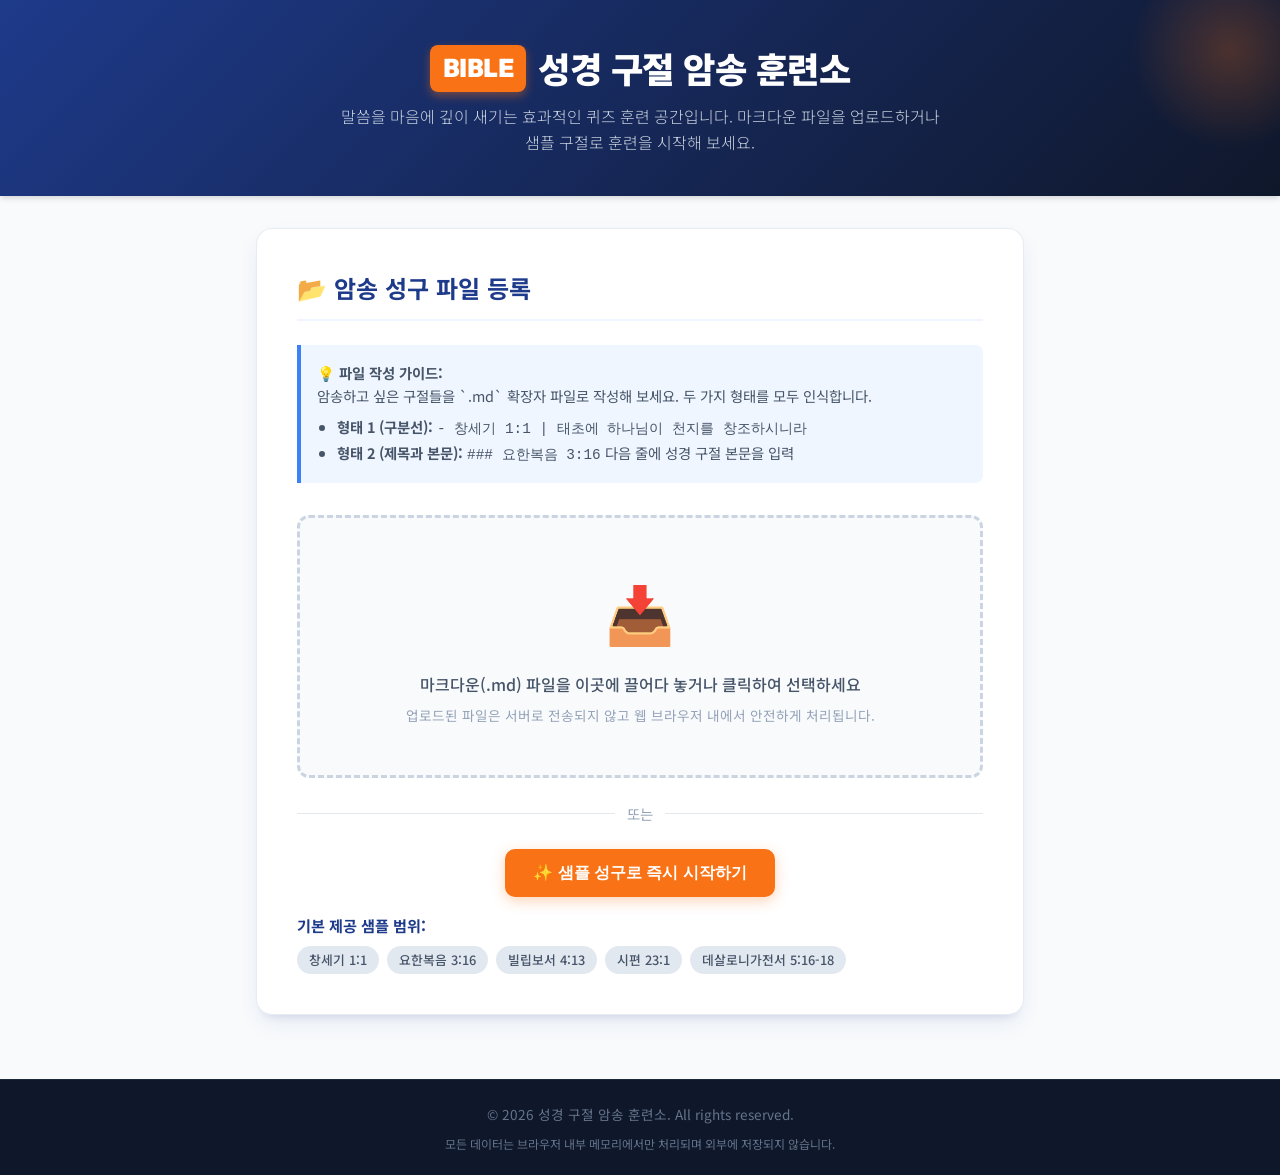
<file: index.html>
<!DOCTYPE html>
<html lang="ko">
<head>
  <meta charset="UTF-8">
  <meta name="viewport" content="width=device-width, initial-scale=1.0">
  <title>성경 구절 암송 훈련소 - Bible Word Quiz</title>
  <!-- Google Fonts에서 눈이 편안하고 가독성이 뛰어난 Noto Sans KR 폰트 로드 -->
  <link rel="preconnect" href="https://fonts.googleapis.com">
  <link rel="preconnect" href="https://fonts.gstatic.com" crossorigin>
  <link href="https://fonts.googleapis.com/css2?family=Noto+Sans+KR:wght@300;400;500;700;900&family=Outfit:wght@400;600;800&display=swap" rel="stylesheet">
  
  <style>
    /* ==========================================
       1. 디자인 시스템 & CSS 변수 정의 (블루 & 오렌지 & 화이트)
       ========================================== */
    :root {
      --primary-deep: #1e3a8a;      /* 신뢰감을 주는 딥 블루 (헤더, 강조) */
      --primary-blue: #3b82f6;      /* 활기찬 로열 블루 (주요 UI 버튼) */
      --primary-light: #eff6ff;     /* 연한 블루 (배경, 카드 배경) */
      --point-orange: #f97316;      /* 포인트 오렌지 (중요 액션, 포인트 피드백) */
      --point-orange-hover: #ea580c;/* 오렌지 호버 상태 */
      --success-green: #10b981;     /* 정답 확인용 초록색 */
      --error-red: #ef4444;         /* 오답 확인용 빨간색 */
      --bg-white: #ffffff;          /* 메인 카드 및 기본 백그라운드 */
      --bg-light: #f8fafc;          /* 전체 웹페이지 기본 연그레이 배경 */
      --text-main: #0f172a;         /* 가독성 높은 메인 텍스트 (어두운 슬레이트) */
      --text-sub: #475569;          /* 보조 설명용 텍스트 (중간 슬레이트) */
      --text-light: #94a3b8;        /* 비활성화 혹은 아주 연한 텍스트 */
      
      --font-ko: 'Noto Sans KR', sans-serif;
      --font-en: 'Outfit', sans-serif;
      
      --shadow-sm: 0 1px 3px rgba(0,0,0,0.1);
      --shadow-md: 0 4px 6px -1px rgba(0,0,0,0.1), 0 2px 4px -1px rgba(0,0,0,0.06);
      --shadow-lg: 0 10px 25px -5px rgba(30, 58, 138, 0.1), 0 8px 10px -6px rgba(30, 58, 138, 0.1);
      --transition-base: all 0.3s cubic-bezier(0.4, 0, 0.2, 1);
    }

    /* 리셋 및 기본 설정 */
    * {
      box-sizing: border-box;
      margin: 0;
      padding: 0;
    }

    body {
      font-family: var(--font-ko);
      background-color: var(--bg-light);
      color: var(--text-main);
      line-height: 1.6;
      word-break: keep-all;
      min-height: 100vh;
      display: flex;
      flex-direction: column;
    }

    /* 텍스트 드래그 시 포인트 오렌지 테마로 표시 */
    ::selection {
      background-color: var(--point-orange);
      color: white;
    }

    /* ==========================================
       2. 전체 레이아웃 (헤더, 메인, 푸터)
       ========================================== */
    header {
      background: linear-gradient(135deg, var(--primary-deep) 0%, #0f172a 100%);
      color: white;
      padding: 2.5rem 1rem;
      text-align: center;
      box-shadow: var(--shadow-md);
      position: relative;
      overflow: hidden;
    }

    /* 헤더의 장식용 그라디언트 배경 구체(Sphere) */
    header::before {
      content: '';
      position: absolute;
      top: -50px;
      right: -50px;
      width: 200px;
      height: 200px;
      border-radius: 50%;
      background: radial-gradient(circle, rgba(249, 115, 22, 0.25) 0%, rgba(249, 115, 22, 0) 70%);
      pointer-events: none;
    }

    header h1 {
      font-family: var(--font-ko);
      font-weight: 900;
      font-size: 2.2rem;
      letter-spacing: -0.5px;
      margin-bottom: 0.5rem;
      display: flex;
      align-items: center;
      justify-content: center;
      gap: 0.75rem;
    }

    header h1 span.logo-icon {
      font-family: var(--font-en);
      background: linear-gradient(135deg, var(--point-orange) 0%, #f97316 100%);
      color: white;
      padding: 0.2rem 0.8rem;
      border-radius: 8px;
      font-size: 1.6rem;
      box-shadow: 0 4px 10px rgba(249, 115, 22, 0.4);
    }

    header p {
      font-weight: 300;
      font-size: 1rem;
      color: #cbd5e1;
      max-width: 600px;
      margin: 0 auto;
    }

    main {
      flex: 1;
      max-width: 800px;
      width: 100%;
      margin: 0 auto;
      padding: 2rem 1rem;
    }

    footer {
      background-color: #0f172a;
      color: #64748b;
      text-align: center;
      padding: 1.5rem 1rem;
      font-size: 0.85rem;
      border-top: 1px solid #1e293b;
    }

    footer a {
      color: #94a3b8;
      text-decoration: none;
    }

    footer a:hover {
      color: var(--point-orange);
    }

    /* ==========================================
       3. 공통 컴포넌트 & 애니메이션
       ========================================== */
    .card {
      background-color: var(--bg-white);
      border-radius: 16px;
      box-shadow: var(--shadow-lg);
      padding: 2.5rem;
      margin-bottom: 2rem;
      border: 1px solid rgba(226, 232, 240, 0.8);
      transition: var(--transition-base);
      display: none; /* 기본 숨김 처리 후 JS로 제어 */
    }

    .card.active {
      display: block;
      animation: fadeInUp 0.5s ease forwards;
    }

    @keyframes fadeInUp {
      from {
        opacity: 0;
        transform: translateY(20px);
      }
      to {
        opacity: 1;
        transform: translateY(0);
      }
    }

    /* 타이틀 공통 스타일 */
    .section-title {
      font-size: 1.5rem;
      font-weight: 700;
      color: var(--primary-deep);
      margin-bottom: 1.5rem;
      display: flex;
      align-items: center;
      gap: 0.5rem;
      border-bottom: 2px solid var(--primary-light);
      padding-bottom: 0.75rem;
    }

    /* 버튼 스타일 */
    .btn {
      display: inline-flex;
      align-items: center;
      justify-content: center;
      gap: 0.5rem;
      padding: 0.85rem 1.75rem;
      font-size: 1rem;
      font-weight: 700;
      border-radius: 10px;
      border: none;
      cursor: pointer;
      transition: var(--transition-base);
      text-decoration: none;
    }

    .btn-primary {
      background-color: var(--primary-blue);
      color: white;
      box-shadow: 0 4px 14px rgba(59, 130, 246, 0.3);
    }

    .btn-primary:hover {
      background-color: var(--primary-deep);
      transform: translateY(-2px);
      box-shadow: 0 6px 20px rgba(30, 58, 138, 0.4);
    }

    .btn-orange {
      background-color: var(--point-orange);
      color: white;
      box-shadow: 0 4px 14px rgba(249, 115, 22, 0.3);
    }

    .btn-orange:hover {
      background-color: var(--point-orange-hover);
      transform: translateY(-2px);
      box-shadow: 0 6px 20px rgba(234, 88, 12, 0.4);
    }

    .btn-secondary {
      background-color: #f1f5f9;
      color: var(--text-sub);
      border: 1px solid #cbd5e1;
    }

    .btn-secondary:hover {
      background-color: #e2e8f0;
      color: var(--text-main);
    }

    .btn:disabled {
      background-color: #e2e8f0;
      color: var(--text-light);
      cursor: not-allowed;
      transform: none !important;
      box-shadow: none !important;
    }

    /* ==========================================
       4. 각 섹션별 세부 스타일
       ========================================== */

    /* 4-1. 파일 업로드 섹션 (#upload-section) */
    .drop-zone {
      border: 3px dashed #cbd5e1;
      border-radius: 12px;
      padding: 3rem 1.5rem;
      text-align: center;
      cursor: pointer;
      transition: var(--transition-base);
      background-color: var(--bg-light);
      margin-bottom: 1.5rem;
    }

    .drop-zone:hover, .drop-zone.dragover {
      border-color: var(--primary-blue);
      background-color: var(--primary-light);
    }

    .drop-zone-icon {
      font-size: 3.5rem;
      color: var(--primary-blue);
      margin-bottom: 1rem;
    }

    .drop-zone-text {
      font-weight: 500;
      color: var(--text-sub);
      margin-bottom: 0.5rem;
    }

    .drop-zone-hint {
      font-size: 0.85rem;
      color: var(--text-light);
    }

    .upload-info-box {
      background-color: var(--primary-light);
      border-left: 4px solid var(--primary-blue);
      padding: 1rem;
      border-radius: 0 8px 8px 0;
      margin-bottom: 2rem;
      font-size: 0.9rem;
      color: var(--text-sub);
    }

    .upload-info-box ul {
      margin-left: 1.25rem;
      margin-top: 0.5rem;
    }

    .or-divider {
      display: flex;
      align-items: center;
      text-align: center;
      margin: 1.5rem 0;
      color: var(--text-light);
      font-size: 0.9rem;
    }

    .or-divider::before, .or-divider::after {
      content: '';
      flex: 1;
      border-bottom: 1px solid #e2e8f0;
    }

    .or-divider:not(:empty)::before {
      margin-right: .75rem;
    }

    .or-divider:not(:empty)::after {
      margin-left: .75rem;
    }

    .sample-preview-container {
      margin-top: 1rem;
      text-align: left;
    }

    .sample-preview-title {
      font-weight: 700;
      font-size: 0.95rem;
      margin-bottom: 0.5rem;
      color: var(--primary-deep);
    }

    .sample-tag-list {
      display: flex;
      flex-wrap: wrap;
      gap: 0.5rem;
    }

    .sample-tag {
      background-color: #e2e8f0;
      color: var(--text-sub);
      padding: 0.25rem 0.75rem;
      border-radius: 20px;
      font-size: 0.8rem;
      font-weight: 500;
    }

    /* 4-2. 퀴즈 환경 설정 섹션 (#setup-section) */
    .setup-grid {
      display: flex;
      flex-direction: column;
      gap: 2rem;
    }

    .option-group-title {
      font-size: 1.1rem;
      font-weight: 700;
      color: var(--text-main);
      margin-bottom: 0.75rem;
      display: flex;
      align-items: center;
      gap: 0.4rem;
    }

    .bible-list-container {
      border: 1px solid #cbd5e1;
      border-radius: 8px;
      max-height: 180px;
      overflow-y: auto;
      padding: 0.5rem;
      background-color: var(--bg-light);
    }

    .bible-item {
      display: flex;
      align-items: flex-start;
      gap: 0.5rem;
      padding: 0.5rem;
      border-bottom: 1px solid #e2e8f0;
      font-size: 0.9rem;
    }

    .bible-item:last-child {
      border-bottom: none;
    }

    .bible-item input[type="checkbox"] {
      margin-top: 0.25rem;
      cursor: pointer;
    }

    .bible-item-content {
      cursor: pointer;
    }

    .bible-item-ref {
      font-weight: 700;
      color: var(--primary-deep);
      margin-right: 0.5rem;
    }

    .bible-item-text {
      color: var(--text-sub);
    }

    .mode-card-grid {
      display: grid;
      grid-template-columns: repeat(auto-fit, minmax(200px, 1fr));
      gap: 1rem;
    }

    .mode-card {
      border: 2px solid #e2e8f0;
      border-radius: 12px;
      padding: 1.25rem;
      cursor: pointer;
      transition: var(--transition-base);
      position: relative;
      background-color: var(--bg-white);
    }

    .mode-card:hover {
      border-color: var(--primary-blue);
      transform: translateY(-2px);
    }

    .mode-card.selected {
      border-color: var(--point-orange);
      background-color: #fffaf7;
    }

    .mode-card input[type="radio"] {
      position: absolute;
      top: 1rem;
      right: 1rem;
      accent-color: var(--point-orange);
    }

    .mode-card-title {
      font-weight: 700;
      font-size: 1.05rem;
      margin-bottom: 0.5rem;
      color: var(--primary-deep);
      padding-right: 1.5rem;
    }

    .mode-card-desc {
      font-size: 0.85rem;
      color: var(--text-sub);
    }

    .difficulty-select-container {
      display: flex;
      gap: 1rem;
    }

    .difficulty-btn {
      flex: 1;
      padding: 0.75rem;
      border: 2px solid #e2e8f0;
      background-color: var(--bg-white);
      border-radius: 8px;
      font-weight: 700;
      cursor: pointer;
      transition: var(--transition-base);
      text-align: center;
      color: var(--text-sub);
    }

    .difficulty-btn:hover {
      border-color: var(--primary-blue);
    }

    .difficulty-btn.selected {
      background-color: var(--primary-light);
      border-color: var(--primary-blue);
      color: var(--primary-deep);
    }

    .setup-actions {
      display: flex;
      justify-content: space-between;
      align-items: center;
      margin-top: 1rem;
    }

    /* 4-3. 퀴즈 플레이 섹션 (#quiz-section) */
    .quiz-progress-bar-container {
      background-color: #e2e8f0;
      height: 8px;
      border-radius: 4px;
      margin-bottom: 1.5rem;
      overflow: hidden;
    }

    .quiz-progress-bar {
      height: 100%;
      background: linear-gradient(90deg, var(--primary-blue) 0%, var(--point-orange) 100%);
      width: 0%;
      transition: width 0.3s ease;
    }

    .quiz-meta {
      display: flex;
      justify-content: space-between;
      align-items: center;
      font-size: 0.9rem;
      font-weight: 700;
      color: var(--text-sub);
      margin-bottom: 1.5rem;
    }

    .quiz-card {
      background: radial-gradient(circle at top left, var(--primary-light) 0%, #ffffff 100%);
      border: 1px solid rgba(59, 130, 246, 0.15);
      border-radius: 16px;
      padding: 2.5rem 2rem;
      text-align: center;
      margin-bottom: 2rem;
      box-shadow: var(--shadow-sm);
      min-height: 200px;
      display: flex;
      flex-direction: column;
      justify-content: center;
      align-items: center;
      position: relative;
    }

    .quiz-reference {
      font-size: 1.2rem;
      font-weight: 900;
      color: var(--primary-deep);
      background-color: var(--bg-white);
      padding: 0.4rem 1.2rem;
      border-radius: 30px;
      box-shadow: var(--shadow-sm);
      margin-bottom: 1.5rem;
      border: 1px solid #cbd5e1;
      display: inline-block;
    }

    /* 문제 문장 영역 - 텍스트 크기 확대하여 가독성 강화 */
    .quiz-text-display {
      font-size: 1.45rem;
      font-weight: 700;
      color: var(--text-main);
      line-height: 2;
      width: 100%;
      word-wrap: break-word;
    }

    /* 빈칸 채우기 입력 필드 */
    .blank-input {
      font-family: var(--font-ko);
      font-size: 1.35rem;
      font-weight: 700;
      border: none;
      border-bottom: 3px solid var(--point-orange);
      background-color: transparent;
      color: var(--point-orange-hover);
      text-align: center;
      padding: 0 0.25rem;
      margin: 0 0.4rem;
      outline: none;
      transition: var(--transition-base);
    }

    .blank-input:focus {
      border-bottom-color: var(--primary-blue);
      background-color: rgba(59, 130, 246, 0.05);
    }

    /* 단어 순서 맞추기 - 선택된 구절 칸 */
    .word-slots-container {
      display: flex;
      flex-wrap: wrap;
      justify-content: center;
      gap: 0.5rem 0.75rem;
      min-height: 60px;
      border: 2px dashed #cbd5e1;
      border-radius: 12px;
      padding: 0.75rem;
      background-color: var(--bg-light);
      width: 100%;
      margin-top: 1rem;
    }

    /* 순서 맞추기용 단어 칩 */
    .word-chip {
      background-color: var(--bg-white);
      color: var(--text-main);
      border: 1px solid #cbd5e1;
      border-radius: 8px;
      padding: 0.5rem 1rem;
      font-size: 1.1rem;
      font-weight: 500;
      cursor: pointer;
      transition: var(--transition-base);
      box-shadow: var(--shadow-sm);
      user-select: none;
      display: inline-flex;
      align-items: center;
    }

    .word-chip:hover {
      border-color: var(--primary-blue);
      background-color: var(--primary-light);
      transform: translateY(-1px);
    }

    .word-chip.selected {
      opacity: 0.4;
      cursor: default;
      pointer-events: none;
      background-color: #f1f5f9;
    }

    /* 단어 보관소 (선택 대기 칩셋) */
    .word-options-container {
      display: flex;
      flex-wrap: wrap;
      justify-content: center;
      gap: 0.5rem;
      width: 100%;
      margin-top: 1.5rem;
      border-top: 1px solid #e2e8f0;
      padding-top: 1.5rem;
    }

    /* 초성 퀴즈용 전체 입력 폼 */
    .consonant-input-container {
      width: 100%;
      margin-top: 1.5rem;
    }

    .consonant-input {
      width: 100%;
      padding: 1rem;
      font-size: 1.25rem;
      border: 2px solid #cbd5e1;
      border-radius: 10px;
      outline: none;
      text-align: center;
      font-family: var(--font-ko);
      font-weight: 500;
      transition: var(--transition-base);
    }

    .consonant-input:focus {
      border-color: var(--primary-blue);
      box-shadow: 0 0 0 4px rgba(59, 130, 246, 0.1);
    }

    /* 정/오답 판정 모달/레이어 */
    .feedback-overlay {
      position: absolute;
      top: 0;
      left: 0;
      right: 0;
      bottom: 0;
      border-radius: 16px;
      display: flex;
      flex-direction: column;
      justify-content: center;
      align-items: center;
      z-index: 10;
      opacity: 0;
      pointer-events: none;
      transition: opacity 0.3s ease;
    }

    .feedback-overlay.show {
      opacity: 1;
      pointer-events: auto;
    }

    .feedback-overlay.correct {
      background-color: rgba(239, 246, 255, 0.95); /* 연한 블루-화이트 */
      border: 3px solid var(--success-green);
    }

    .feedback-overlay.incorrect {
      background-color: rgba(255, 247, 237, 0.95); /* 연한 오렌지-화이트 */
      border: 3px solid var(--point-orange);
    }

    .feedback-icon {
      font-size: 4rem;
      margin-bottom: 1rem;
      animation: pop 0.4s cubic-bezier(0.175, 0.885, 0.32, 1.275) forwards;
    }

    .feedback-title {
      font-size: 1.75rem;
      font-weight: 900;
      margin-bottom: 0.5rem;
    }

    .feedback-overlay.correct .feedback-title { color: var(--success-green); }
    .feedback-overlay.incorrect .feedback-title { color: var(--point-orange-hover); }

    .feedback-desc {
      font-size: 1.05rem;
      color: var(--text-sub);
      text-align: center;
      padding: 0 2rem;
      margin-bottom: 1.5rem;
      line-height: 1.5;
    }

    .feedback-desc strong {
      color: var(--text-main);
      display: block;
      font-size: 1.2rem;
      margin-top: 0.5rem;
    }

    @keyframes pop {
      0% { transform: scale(0.5); opacity: 0; }
      100% { transform: scale(1); opacity: 1; }
    }

    /* 컨트롤 조작부 */
    .quiz-controls {
      display: flex;
      gap: 1rem;
      justify-content: center;
      flex-wrap: wrap;
    }

    .hint-box {
      background-color: #fffbeb;
      border: 1px solid #fde68a;
      border-radius: 8px;
      padding: 0.75rem 1rem;
      color: #b45309;
      font-size: 0.9rem;
      margin-top: 1rem;
      text-align: left;
      width: 100%;
      display: none;
    }

    .hint-box.show {
      display: block;
      animation: fadeInUp 0.3s ease;
    }

    /* 4-4. 결과 요약 섹션 (#result-section) */
    .result-score-card {
      text-align: center;
      background: linear-gradient(135deg, var(--primary-deep) 0%, #1e40af 100%);
      color: white;
      border-radius: 16px;
      padding: 2.5rem 1.5rem;
      margin-bottom: 2rem;
      box-shadow: var(--shadow-lg);
    }

    .result-score-title {
      font-size: 1.1rem;
      font-weight: 500;
      color: #93c5fd;
      text-transform: uppercase;
      letter-spacing: 1.5px;
      margin-bottom: 0.5rem;
    }

    .result-score-value {
      font-family: var(--font-en);
      font-size: 4.5rem;
      font-weight: 800;
      line-height: 1;
      margin-bottom: 1rem;
    }

    .result-score-value span {
      font-size: 2rem;
      font-weight: 400;
      color: #93c5fd;
    }

    .result-comment {
      font-size: 1.1rem;
      font-weight: 500;
      color: #f8fafc;
    }

    .result-stats-row {
      display: grid;
      grid-template-columns: 1fr 1fr;
      gap: 1rem;
      margin-bottom: 2rem;
    }

    .stat-box {
      background-color: var(--primary-light);
      border: 1px solid rgba(59, 130, 246, 0.1);
      border-radius: 10px;
      padding: 1rem;
      text-align: center;
    }

    .stat-val {
      font-size: 1.5rem;
      font-weight: 700;
      color: var(--primary-deep);
    }

    .stat-lbl {
      font-size: 0.8rem;
      color: var(--text-sub);
      margin-top: 0.25rem;
    }

    /* 오답 노트 영역 */
    .wrong-list-title {
      font-size: 1.2rem;
      font-weight: 700;
      color: var(--point-orange-hover);
      margin-bottom: 1rem;
      display: flex;
      align-items: center;
      gap: 0.4rem;
    }

    .wrong-list {
      display: flex;
      flex-direction: column;
      gap: 1rem;
      margin-bottom: 2.5rem;
    }

    .wrong-item {
      border: 1px solid #fee2e2;
      background-color: #fff5f5;
      border-radius: 10px;
      padding: 1rem 1.25rem;
    }

    .wrong-item-ref {
      font-weight: 700;
      color: var(--error-red);
      font-size: 0.95rem;
      margin-bottom: 0.25rem;
    }

    .wrong-item-text {
      font-size: 0.95rem;
      color: var(--text-main);
    }

    .wrong-item-user {
      font-size: 0.85rem;
      color: var(--text-sub);
      margin-top: 0.5rem;
      border-top: 1px dashed #fecaca;
      padding-top: 0.5rem;
    }

    .result-actions {
      display: flex;
      gap: 1rem;
      justify-content: center;
      flex-wrap: wrap;
    }

    /* 4-5. 안내 및 유틸리티 */
    .alert-banner {
      background-color: #fff7ed;
      border: 1px solid #ffedd5;
      color: #c2410c;
      padding: 0.75rem 1rem;
      border-radius: 8px;
      font-size: 0.9rem;
      margin-bottom: 1.5rem;
      display: flex;
      align-items: center;
      gap: 0.5rem;
    }

    .hidden {
      display: none !important;
    }

    /* 모바일 반응형 대응 */
    @media (max-width: 600px) {
      header h1 {
        font-size: 1.75rem;
      }
      header h1 span.logo-icon {
        font-size: 1.3rem;
      }
      .card {
        padding: 1.5rem 1rem;
      }
      .quiz-card {
        padding: 1.5rem 1rem;
      }
      .quiz-text-display {
        font-size: 1.2rem;
      }
      .blank-input {
        font-size: 1.1rem;
      }
      .word-chip {
        font-size: 0.95rem;
        padding: 0.4rem 0.75rem;
      }
      .result-score-value {
        font-size: 3.5rem;
      }
    }
  </style>
</head>
<body>

  <!-- 헤더 영역: 신뢰감 있는 딥 블루 테마 및 포인트 오렌지 로고 -->
  <header>
    <h1><span class="logo-icon">BIBLE</span> 성경 구절 암송 훈련소</h1>
    <p>말씀을 마음에 깊이 새기는 효과적인 퀴즈 훈련 공간입니다. 마크다운 파일을 업로드하거나 샘플 구절로 훈련을 시작해 보세요.</p>
  </header>

  <!-- 메인 콘텐츠 영역 -->
  <main>

    <!-- [1단계] 파일 업로드 / 샘플 시작 섹션 -->
    <section id="upload-section" class="card active">
      <h2 class="section-title">📂 암송 성구 파일 등록</h2>
      
      <!-- 마크다운 가이드 배너 -->
      <div class="upload-info-box">
        <strong>💡 파일 작성 가이드:</strong>
        <p>암송하고 싶은 구절들을 `.md` 확장자 파일로 작성해 보세요. 두 가지 형태를 모두 인식합니다.</p>
        <ul>
          <li><strong>형태 1 (구분선):</strong> <code>- 창세기 1:1 | 태초에 하나님이 천지를 창조하시니라</code></li>
          <li><strong>형태 2 (제목과 본문):</strong> <code>### 요한복음 3:16</code> 다음 줄에 성경 구절 본문을 입력</li>
        </ul>
      </div>

      <!-- 드래그 앤 드롭 영역 -->
      <div id="drop-zone" class="drop-zone">
        <div class="drop-zone-icon">📥</div>
        <p class="drop-zone-text">마크다운(.md) 파일을 이곳에 끌어다 놓거나 클릭하여 선택하세요</p>
        <p class="drop-zone-hint">업로드된 파일은 서버로 전송되지 않고 웹 브라우저 내에서 안전하게 처리됩니다.</p>
        <!-- 실제 파일 인풋 (숨김) -->
        <input type="file" id="file-input" accept=".md" class="hidden">
      </div>

      <div class="or-divider">또는</div>

      <!-- 샘플로 시작하기 영역 -->
      <div style="text-align: center;">
        <button id="btn-use-sample" class="btn btn-orange">
          ✨ 샘플 성구로 즉시 시작하기
        </button>
      </div>

      <!-- 샘플 구성 미리보기 -->
      <div class="sample-preview-container">
        <p class="sample-preview-title">기본 제공 샘플 범위:</p>
        <div class="sample-tag-list">
          <span class="sample-tag">창세기 1:1</span>
          <span class="sample-tag">요한복음 3:16</span>
          <span class="sample-tag">빌립보서 4:13</span>
          <span class="sample-tag">시편 23:1</span>
          <span class="sample-tag">데살로니가전서 5:16-18</span>
        </div>
      </div>
    </section>

    <!-- [2단계] 퀴즈 범위 확인 및 세부 설정 섹션 -->
    <section id="setup-section" class="card">
      <h2 class="section-title">⚙️ 암송 훈련 설정</h2>

      <div class="setup-grid">
        <!-- 대상 구절 리스트 선택 -->
        <div>
          <div class="option-group-title">
            <span>📖</span> 훈련할 구절 선택 (<span id="selected-count">0</span> / <span id="total-count">0</span>)
          </div>
          <div style="margin-bottom: 0.5rem; display: flex; gap: 0.5rem;">
            <button id="btn-select-all" class="btn btn-secondary" style="padding: 0.3rem 0.75rem; font-size: 0.85rem;">전체 선택</button>
            <button id="btn-deselect-all" class="btn btn-secondary" style="padding: 0.3rem 0.75rem; font-size: 0.85rem;">선택 해제</button>
          </div>
          <div id="bible-list" class="bible-list-container">
            <!-- JS 동적 생성 영역 -->
          </div>
        </div>

        <!-- 퀴즈 훈련 모드 선택 -->
        <div>
          <div class="option-group-title">
            <span>🎯</span> 훈련 모드 선택
          </div>
          <div class="mode-card-grid">
            <!-- 빈칸 채우기 모드 -->
            <label class="mode-card selected">
              <input type="radio" name="quiz-mode" value="blank" checked>
              <div class="mode-card-title">빈칸 채우기</div>
              <div class="mode-card-desc">성구 중 주요 단어를 빈칸으로 만들어 직접 입력하거나 선택합니다.</div>
            </label>
            <!-- 단어 조각 맞추기 모드 -->
            <label class="mode-card">
              <input type="radio" name="quiz-mode" value="order">
              <div class="mode-card-title">순서 맞추기</div>
              <div class="mode-card-desc">무작위로 뒤섞인 단어 칩들을 순서대로 골라 원문을 조립합니다.</div>
            </label>
            <!-- 초성 암송 모드 -->
            <label class="mode-card">
              <input type="radio" name="quiz-mode" value="consonant">
              <div class="mode-card-title">초성 퀴즈</div>
              <div class="mode-card-desc">문장 전체가 자음(초성) 힌트로만 제공되며, 전체를 완전히 암송하여 작성합니다.</div>
            </label>
          </div>
        </div>

        <!-- 난이도 설정 (빈칸 채우기 모드 등에 유기적으로 반영) -->
        <div id="difficulty-wrapper">
          <div class="option-group-title">
            <span>⚡</span> 훈련 난이도
          </div>
          <div class="difficulty-select-container">
            <button type="button" class="difficulty-btn" data-level="easy">쉬움 (20% 빈칸)</button>
            <button type="button" class="difficulty-btn selected" data-level="normal">보통 (50% 빈칸)</button>
            <button type="button" class="difficulty-btn" data-level="hard">어려움 (80% 빈칸)</button>
          </div>
        </div>

        <!-- 액션 버튼 -->
        <div class="setup-actions">
          <button id="btn-back-to-upload" class="btn btn-secondary">
            ↩️ 파일 다시 올리기
          </button>
          <button id="btn-start-quiz" class="btn btn-orange">
            🚀 암송 훈련 시작
          </button>
        </div>
      </div>
    </section>

    <!-- [3단계] 퀴즈 플레이 섹션 -->
    <section id="quiz-section" class="card">
      <!-- 퀴즈 헤더 정보 및 프로그레스 바 -->
      <div class="quiz-progress-bar-container">
        <div id="quiz-progress" class="quiz-progress-bar"></div>
      </div>
      <div class="quiz-meta">
        <div id="quiz-question-number">훈련 중: 1 / 5</div>
        <div id="quiz-score-info">맞춘 성구: 0</div>
      </div>

      <!-- 문제 메인 카드 영역 -->
      <div class="quiz-card">
        <!-- 정답 / 오답 발생 시 활성화되는 피드백 레이어 -->
        <div id="feedback-layer" class="feedback-overlay">
          <div id="feedback-icon" class="feedback-icon">🎉</div>
          <div id="feedback-title" class="feedback-title">정답입니다!</div>
          <div id="feedback-desc" class="feedback-desc">
            요한복음 3:16
            <strong>하나님이 세상을 이처럼 사랑하사...</strong>
          </div>
          <button id="btn-next-question" class="btn btn-primary">다음 문제로 ➡️</button>
        </div>

        <!-- 성경 출처 (장/절) -->
        <div id="quiz-ref" class="quiz-reference">요한복음 3:16</div>
        
        <!-- 동적으로 바뀔 성경 구절 디스플레이 영역 -->
        <div id="quiz-display" class="quiz-text-display">
          <!-- 모드에 따른 HTML 컨텐츠가 여기에 세팅됨 -->
        </div>

        <!-- 힌트 상자 -->
        <div id="hint-box" class="hint-box"></div>
      </div>

      <!-- 정답 입력을 제출하거나 힌트를 쓰는 제어 판넬 -->
      <div class="quiz-controls">
        <button id="btn-show-hint" class="btn btn-secondary">
          💡 힌트 보기
        </button>
        <button id="btn-skip-question" class="btn btn-secondary">
          ⏩ 통과하기
        </button>
        <button id="btn-submit-answer" class="btn btn-orange">
          ✔️ 정답 확인
        </button>
      </div>
    </section>

    <!-- [4단계] 최종 결과 섹션 -->
    <section id="result-section" class="card">
      <div class="result-score-card">
        <div class="result-score-title">암송 훈련 결과</div>
        <div id="result-score" class="result-score-value">80<span>%</span></div>
        <div id="result-comment" class="result-comment">훌륭합니다! 주님의 말씀을 훌륭히 새겨넣으셨습니다.</div>
      </div>

      <!-- 상세 통계 수치 -->
      <div class="result-stats-row">
        <div class="stat-box">
          <div id="stat-total" class="stat-val">5</div>
          <div class="stat-lbl">전체 도전 성구</div>
        </div>
        <div class="stat-box">
          <div id="stat-correct" class="stat-val" style="color: var(--success-green);">4</div>
          <div class="stat-lbl">암송 성공</div>
        </div>
      </div>

      <!-- 오답 리스트 (틀린 구절 모음) -->
      <div id="wrong-container" class="hidden">
        <h3 class="wrong-list-title">🚨 복습이 필요한 성구</h3>
        <div id="wrong-list" class="wrong-list">
          <!-- 오답 리스트 동적 추가 -->
        </div>
      </div>

      <!-- 하단 제어 액션 -->
      <div class="result-actions">
        <button id="btn-retry-wrong" class="btn btn-orange hidden">
          🔁 틀린 구절만 재도전
        </button>
        <button id="btn-restart-all" class="btn btn-primary">
          🔄 전체 재도전
        </button>
        <button id="btn-go-home" class="btn btn-secondary">
          🏠 처음 화면으로
        </button>
      </div>
    </section>

  </main>

  <!-- 푸터 영역 -->
  <footer>
    <p>© 2026 성경 구절 암송 훈련소. All rights reserved.</p>
    <p style="margin-top: 0.5rem; font-size: 0.75rem;">모든 데이터는 브라우저 내부 메모리에서만 처리되며 외부에 저장되지 않습니다.</p>
  </footer>

  <!-- ==========================================
       5. JavaScript 코어 로직 개발
       ========================================== -->
  <script>
    /* ----------------------------------------------------
       가. 기본 데이터 정의 및 전역 애플리케이션 상태 변수
       ---------------------------------------------------- */
    
    // 사용자가 별도의 파일을 올리지 않을 경우 사용하는 기본 샘플 성구 목록
    const DEFAULT_SAMPLES = [
      {
        ref: "창세기 1:1",
        text: "태초에 하나님이 천지를 창조하시니라"
      },
      {
        ref: "요한복음 3:16",
        text: "하나님이 세상을 이처럼 사랑하사 독생자를 주셨으니 이는 그를 믿는 자마다 멸망하지 않고 영생을 얻게 하려 하심이라"
      },
      {
        ref: "빌립보서 4:13",
        text: "내게 능력 주시는 자 안에서 내가 모든 것을 할 수 있느니라"
      },
      {
        ref: "시편 23:1",
        text: "여호와는 나의 목자시니 내게 부족함이 없으리로다"
      },
      {
        ref: "데살로니가전서 5:16-18",
        text: "항상 기뻐하라 쉬지 말고 기도하라 범사에 감사하라 이것이 그리스도 예수 안에서 너희를 향하신 하나님의 뜻이니라"
      }
    ];

    // 전체 어플리케이션 상태 관리 객체
    const state = {
      bibleData: [],           // 파싱 완료되어 로드된 전체 성구 리스트 [{ref, text}]
      selectedIndices: [],     // 설정 화면에서 체크 선택된 구절 인덱스 목록
      quizMode: "blank",       // 퀴즈 모드: 'blank' | 'order' | 'consonant'
      difficulty: "normal",    // 난이도: 'easy' | 'normal' | 'hard'
      
      // 퀴즈 진행 중 상태 변수
      quizList: [],            // 이번 세션에서 실제로 풀 문제 목록 (섞인 상태)
      currentIndex: 0,         // 현재 진행 중인 문제 번호 (0-indexed)
      correctCount: 0,         // 맞춘 개수
      wrongList: [],           // 틀린 문제 정보 목록 [{ ref, text, userAnswers: [], mode: '' }]
      
      // 순서 맞추기(order) 모드용 상태
      orderSelectedWords: [],  // 사용자가 임의로 올바르게 배열하려 클릭해 들어간 단어 목록
      orderRemainingWords: []  // 아직 아래 단어 창고에 남아있는 칩 목록
    };

    /* ----------------------------------------------------
       나. DOM 요소 캐싱
       ---------------------------------------------------- */
    const sections = {
      upload: document.getElementById("upload-section"),
      setup: document.getElementById("setup-section"),
      quiz: document.getElementById("quiz-section"),
      result: document.getElementById("result-section")
    };

    // 업로드 페이지 엘리먼트
    const dropZone = document.getElementById("drop-zone");
    const fileInput = document.getElementById("file-input");
    const btnUseSample = document.getElementById("btn-use-sample");

    // 설정 페이지 엘리먼트
    const bibleListContainer = document.getElementById("bible-list");
    const selectedCountSpan = document.getElementById("selected-count");
    const totalCountSpan = document.getElementById("total-count");
    const btnSelectAll = document.getElementById("btn-select-all");
    const btnDeselectAll = document.getElementById("btn-deselect-all");
    const btnBackToUpload = document.getElementById("btn-back-to-upload");
    const btnStartQuiz = document.getElementById("btn-start-quiz");
    const difficultyWrapper = document.getElementById("difficulty-wrapper");

    // 퀴즈 플레이 페이지 엘리먼트
    const quizProgressBar = document.getElementById("quiz-progress");
    const quizQuestionNumber = document.getElementById("quiz-question-number");
    const quizScoreInfo = document.getElementById("quiz-score-info");
    const quizRef = document.getElementById("quiz-ref");
    const quizDisplay = document.getElementById("quiz-display");
    const hintBox = document.getElementById("hint-box");
    const feedbackLayer = document.getElementById("feedback-layer");
    const feedbackIcon = document.getElementById("feedback-icon");
    const feedbackTitle = document.getElementById("feedback-title");
    const feedbackDesc = document.getElementById("feedback-desc");
    
    const btnShowHint = document.getElementById("btn-show-hint");
    const btnSkipQuestion = document.getElementById("btn-skip-question");
    const btnSubmitAnswer = document.getElementById("btn-submit-answer");
    const btnNextQuestion = document.getElementById("btn-next-question");

    // 결과 페이지 엘리먼트
    const resultScore = document.getElementById("result-score");
    const resultComment = document.getElementById("result-comment");
    const statTotal = document.getElementById("stat-total");
    const statCorrect = document.getElementById("stat-correct");
    const wrongContainer = document.getElementById("wrong-container");
    const wrongList = document.getElementById("wrong-list");
    
    const btnRetryWrong = document.getElementById("btn-retry-wrong");
    const btnRestartAll = document.getElementById("btn-restart-all");
    const btnGoHome = document.getElementById("btn-go-home");

    /* ----------------------------------------------------
       다. 네비게이션 & 화면 전환 함수
       ---------------------------------------------------- */
    function showSection(sectionKey) {
      Object.keys(sections).forEach(key => {
        if (key === sectionKey) {
          sections[key].classList.add("active");
        } else {
          sections[key].classList.remove("active");
        }
      });
      // 각 섹션 전환 시 화면 맨 위로 스크롤
      window.scrollTo({ top: 0, behavior: 'smooth' });
    }

    /* ----------------------------------------------------
       라. 한글 유틸리티 함수 (초성 추출 등)
       ---------------------------------------------------- */
    
    // 한글 음절을 한 글자씩 초성으로 분리하는 함수
    function getKoreanConsonant(char) {
      const charCode = char.charCodeAt(0);
      
      // 한글 유니코드 범위 (가: 0xAC00 ~ 힣: 0xD7A3)
      if (charCode >= 0xac00 && charCode <= 0xd7a3) {
        // 초성 인덱스 공식
        const unicodeOffset = charCode - 0xac00;
        const consonantIndex = Math.floor(unicodeOffset / 28 / 21);
        
        // 한글 초성 배열
        const consonants = [
          'ㄱ', 'ㄲ', 'ㄴ', 'ㄷ', 'ㄸ', 'ㄹ', 'ㅁ', 'ㅂ', 'ㅃ',
          'ㅅ', 'ㅆ', 'ㅇ', 'ㅈ', 'ㅉ', 'ㅊ', 'ㅋ', 'ㅌ', 'ㅍ', 'ㅎ'
        ];
        return consonants[consonantIndex];
      }
      // 한글이 아니면 그대로 반환
      return char;
    }

    // 텍스트 전체를 한글 초성 문장으로 변환하는 함수 (띄어쓰기 및 특수기호 유지)
    function convertToConsonantString(text) {
      return text.split('').map(getKoreanConsonant).join('');
    }

    // 배열 셔플 알고리즘 (Fisher-Yates Shuffle)
    function shuffleArray(array) {
      const copy = [...array];
      for (let i = copy.length - 1; i > 0; i--) {
        const j = Math.floor(Math.random() * (i + 1));
        [copy[i], copy[j]] = [copy[j], copy[i]];
      }
      return copy;
    }

    // 문자열에서 문장부호를 제거하는 정규식 함수 (비교 용도)
    function cleanTextForCompare(text) {
      return text.replace(/[.,\/#!$%\^&\*;:{}=\-_`~()?\s]/g, "");
    }

    /* ----------------------------------------------------
       마. 마크다운(.md) 파일 파서 로직
       ---------------------------------------------------- */
    function parseMarkdownText(markdown) {
      const lines = markdown.split(/\r?\n/);
      const parsedItems = [];
      
      let currentRef = "";
      let currentText = "";
      
      // 줄 단위로 파싱 진행
      for (let i = 0; i < lines.length; i++) {
        const line = lines[i].trim();
        if (!line) continue;

        // 형태 1: `- 장절 | 성경 본문` 또는 `* 장절 - 성경 본문` 검사
        // 둥근 불릿 형태 기호 검출 (- 또는 *)
        if (line.startsWith("- ") || line.startsWith("* ")) {
          const content = line.substring(2).trim();
          
          // 구분자 | 또는 - 가 있는지 파악
          let splitChar = "";
          if (content.includes("|")) {
            splitChar = "|";
          } else if (content.includes("-")) {
            splitChar = "-";
          }
          
          if (splitChar) {
            const parts = content.split(splitChar);
            const refCandidate = parts[0].trim();
            const textCandidate = parts.slice(1).join(splitChar).trim();
            if (refCandidate && textCandidate) {
              parsedItems.push({ ref: refCandidate, text: textCandidate });
              continue;
            }
          }
        }

        // 형태 2: `### 장절` 헤더 후 다음 줄에 성구 본문이 오는 형태 검사
        if (line.startsWith("###")) {
          // 혹시 이전까지 파싱 중인 내용이 헤더 매칭이 되었는데 본문 없이 바로 다음 헤더를 만났을 때를 대비
          if (currentRef && currentText) {
            parsedItems.push({ ref: currentRef, text: currentText });
            currentText = "";
          }
          
          currentRef = line.replace(/^###\s*/, "").trim();
          continue;
        }

        // 형태 2의 본문 수집 부분
        if (currentRef) {
          // #, -, *로 시작하지 않는 일반 텍스트 라인은 앞선 헤더의 본문으로 간주
          if (!line.startsWith("#") && !line.startsWith("-") && !line.startsWith("*")) {
            currentText = currentText ? currentText + " " + line : line;
            parsedItems.push({ ref: currentRef, text: currentText });
            // 하나의 성구 단락 처리가 끝났으므로 변수 초기화
            currentRef = "";
            currentText = "";
          }
        }
      }

      // 마지막에 남아있을 수 있는 미등록 성구 마저 등록
      if (currentRef && currentText) {
        parsedItems.push({ ref: currentRef, text: currentText });
      }

      return parsedItems;
    }

    /* ----------------------------------------------------
       바. 파일 업로드 UI & 드래그 앤 드롭 핸들러
       ---------------------------------------------------- */
    
    // 드래그 상태 관리
    dropZone.addEventListener("dragover", (e) => {
      e.preventDefault();
      dropZone.classList.add("dragover");
    });

    dropZone.addEventListener("dragleave", () => {
      dropZone.classList.remove("dragover");
    });

    dropZone.addEventListener("drop", (e) => {
      e.preventDefault();
      dropZone.classList.remove("dragover");
      
      const files = e.dataTransfer.files;
      if (files.length > 0) {
        handleUploadedFile(files[0]);
      }
    });

    dropZone.addEventListener("click", () => {
      fileInput.click();
    });

    fileInput.addEventListener("change", (e) => {
      if (e.target.files.length > 0) {
        handleUploadedFile(e.target.files[0]);
      }
    });

    // 업로드된 실제 파일 처리
    function handleUploadedFile(file) {
      // 확장자 검사
      if (!file.name.endsWith(".md")) {
        alert("죄송합니다. 마크다운(.md) 파일만 업로드할 수 있습니다.");
        return;
      }

      const reader = new FileReader();
      reader.onload = function(e) {
        const text = e.target.result;
        const parsed = parseMarkdownText(text);
        
        if (parsed.length === 0) {
          alert("파일 내에서 규격에 맞는 성경 구절을 찾지 못했습니다.\n작성 가이드를 다시 한번 확인해 보세요.");
          return;
        }
        
        // 상태값 세팅 및 다음 설정 화면으로 이동
        state.bibleData = parsed;
        setupConfigPage();
      };
      reader.onerror = function() {
        alert("파일을 읽는 중 에러가 발생했습니다.");
      };
      reader.readAsText(file, "UTF-8");
    }

    // 샘플 성구 사용 시작 버튼
    btnUseSample.addEventListener("click", () => {
      state.bibleData = [...DEFAULT_SAMPLES];
      setupConfigPage();
    });

    /* ----------------------------------------------------
       사. 설정 화면 구성 및 설정 이벤트
       ---------------------------------------------------- */
    function setupConfigPage() {
      // 성경 구절 리스트 렌더링
      bibleListContainer.innerHTML = "";
      state.selectedIndices = [];

      state.bibleData.forEach((item, index) => {
        // 복수선택 리스트 생성
        const div = document.createElement("div");
        div.className = "bible-item";
        
        const checkbox = document.createElement("input");
        checkbox.type = "checkbox";
        checkbox.id = `chk-bible-${index}`;
        checkbox.checked = true; // 기본적으로 전부 체크 선택되도록 설정
        state.selectedIndices.push(index);
        
        const contentLabel = document.createElement("label");
        contentLabel.className = "bible-item-content";
        contentLabel.htmlFor = `chk-bible-${index}`;
        
        const refSpan = document.createElement("span");
        refSpan.className = "bible-item-ref";
        refSpan.innerText = item.ref;
        
        const textSpan = document.createElement("span");
        textSpan.className = "bible-item-text";
        textSpan.innerText = item.text;

        contentLabel.appendChild(refSpan);
        contentLabel.appendChild(textSpan);
        div.appendChild(checkbox);
        div.appendChild(contentLabel);
        bibleListContainer.appendChild(div);

        // 체크박스 클릭 상태 변경에 따른 이벤트 핸들링
        checkbox.addEventListener("change", () => {
          updateSelectedList();
        });
      });

      // 개수 정보 노출
      updateSelectedList();
      showSection("setup");
    }

    // 체크된 성구 수집 및 개수 레이블 실시간 업데이트
    function updateSelectedList() {
      state.selectedIndices = [];
      state.bibleData.forEach((_, index) => {
        const chk = document.getElementById(`chk-bible-${index}`);
        if (chk && chk.checked) {
          state.selectedIndices.push(index);
        }
      });
      selectedCountSpan.innerText = state.selectedIndices.length;
      totalCountSpan.innerText = state.bibleData.length;

      // 성구를 하나도 선택하지 않은 경우 훈련 시작 비활성화
      btnStartQuiz.disabled = (state.selectedIndices.length === 0);
    }

    // 설정 화면의 유틸 기능 (전체 선택 / 해제)
    btnSelectAll.addEventListener("click", () => {
      state.bibleData.forEach((_, index) => {
        const chk = document.getElementById(`chk-bible-${index}`);
        if (chk) chk.checked = true;
      });
      updateSelectedList();
    });

    btnDeselectAll.addEventListener("click", () => {
      state.bibleData.forEach((_, index) => {
        const chk = document.getElementById(`chk-bible-${index}`);
        if (chk) chk.checked = false;
      });
      updateSelectedList();
    });

    // 훈련 모드 카드 선택 효과 바인딩
    const modeCards = document.querySelectorAll(".mode-card");
    modeCards.forEach(card => {
      card.addEventListener("click", function() {
        modeCards.forEach(c => c.classList.remove("selected"));
        this.classList.add("selected");
        
        const radio = this.querySelector('input[type="radio"]');
        radio.checked = true;
        state.quizMode = radio.value;

        // 초성 퀴즈나 단어 순서 맞추기 모드에서는 세부 난이도가 필요 없으므로 숨김/노출 처리
        if (state.quizMode === "blank") {
          difficultyWrapper.style.display = "block";
        } else {
          difficultyWrapper.style.display = "none";
        }
      });
    });

    // 난이도 버튼 선택 이벤트 바인딩
    const diffButtons = document.querySelectorAll(".difficulty-btn");
    diffButtons.forEach(btn => {
      btn.addEventListener("click", function() {
        diffButtons.forEach(b => b.classList.remove("selected"));
        this.classList.add("selected");
        state.difficulty = this.dataset.level;
      });
    });

    // 첫 업로드 화면으로 백 무브
    btnBackToUpload.addEventListener("click", () => {
      showSection("upload");
    });

    /* ----------------------------------------------------
       아. 퀴즈 엔진 & 문제 출제 핵심 메커니즘
       ---------------------------------------------------- */
    btnStartQuiz.addEventListener("click", () => {
      // 선택한 인덱스를 바탕으로 대상 구절들을 임포트
      const targets = state.selectedIndices.map(idx => state.bibleData[idx]);
      
      // 성경 퀴즈의 긴장감을 주기 위해 대상 성구를 매 판마다 무작위로 섞음
      state.quizList = shuffleArray(targets);
      state.currentIndex = 0;
      state.correctCount = 0;
      state.wrongList = [];
      
      startQuizSession();
    });

    function startQuizSession() {
      showSection("quiz");
      renderQuestion();
    }

    // 퀴즈 문제 렌더링 핸들러
    function renderQuestion() {
      // 힌트 숨김 초기화 및 피드백 레이어 비활성화
      hintBox.classList.remove("show");
      feedbackLayer.classList.remove("show", "correct", "incorrect");
      
      const currentQuestion = state.quizList[state.currentIndex];
      
      // 진행 바 및 문제 카운터 업데이트
      const totalQuestions = state.quizList.length;
      const progressPercent = (state.currentIndex / totalQuestions) * 100;
      quizProgressBar.style.width = `${progressPercent}%`;
      quizQuestionNumber.innerText = `훈련 중: ${state.currentIndex + 1} / ${totalQuestions}`;
      quizScoreInfo.innerText = `맞춘 성구: ${state.correctCount}`;
      
      // 장절 정보 업데이트
      quizRef.innerText = currentQuestion.ref;
      
      // 모드별 화면 드로잉 분기 처리
      if (state.quizMode === "blank") {
        renderBlankQuiz(currentQuestion.text);
      } else if (state.quizMode === "order") {
        renderOrderQuiz(currentQuestion.text);
      } else if (state.quizMode === "consonant") {
        renderConsonantQuiz(currentQuestion.text);
      }
    }

    /* --- [모드 1] 빈칸 채우기 모드 렌더링 및 로직 --- */
    function renderBlankQuiz(text) {
      // 구절을 단어 단위로 쪼갬
      const words = text.split(" ");
      
      // 난이도에 따른 빈칸 비율 설정
      let blankRatio = 0.4; // 보통 40%
      if (state.difficulty === "easy") blankRatio = 0.2;
      if (state.difficulty === "hard") blankRatio = 0.8;
      
      // 빈칸을 배치할 단어 인덱스를 무작위 선정
      const totalWords = words.length;
      const blankCount = Math.max(1, Math.round(totalWords * blankRatio));
      
      // 0 ~ totalWords-1 인덱스를 가진 무작위 셔플 배열 생성
      const shuffledIndices = shuffleArray(Array.from({length: totalWords}, (_, i) => i));
      const targetBlankIndices = new Set(shuffledIndices.slice(0, blankCount));
      
      // HTML 내용 생성
      quizDisplay.innerHTML = "";
      
      words.forEach((word, idx) => {
        if (targetBlankIndices.has(idx)) {
          // 단어 내 문장부호 제외 순수 한글 텍스트 추출
          const cleanWord = word.replace(/[.,\/#!$%\^&\*;:{}=\-_`~()?]/g, "");
          const punctuation = word.substring(cleanWord.length); // 꼬리에 붙는 문장 부호 보존
          
          const input = document.createElement("input");
          input.type = "text";
          input.className = "blank-input";
          input.dataset.answer = cleanWord; // 정답값 속성에 저장
          
          // 한글은 영문 대비 조금 더 넓으므로 글자 길이에 맞춰 적절히 넓이 동적 결정
          input.style.width = `${cleanWord.length * 1.5 + 1.5}em`;
          input.maxLength = cleanWord.length;
          
          quizDisplay.appendChild(input);
          
          if (punctuation) {
            const puncSpan = document.createElement("span");
            puncSpan.innerText = punctuation + " ";
            quizDisplay.appendChild(puncSpan);
          } else {
            quizDisplay.appendChild(document.createTextNode(" "));
          }
        } else {
          // 빈칸이 아닌 경우 텍스트 노드로 그대로 출력
          quizDisplay.appendChild(document.createTextNode(word + " "));
        }
      });

      // 첫 번째 빈칸 input으로 오토 포커스 집중
      const firstInput = quizDisplay.querySelector("input");
      if (firstInput) firstInput.focus();
    }

    /* --- [모드 2] 순서 맞추기 모드 렌더링 및 로직 --- */
    function renderOrderQuiz(text) {
      // 띄어쓰기 단위로 쪼갠 원본 단어들 배열
      const originalWords = text.split(" ").filter(w => w.trim() !== "");
      
      state.orderSelectedWords = [];
      state.orderRemainingWords = shuffleArray(originalWords.map((w, idx) => ({ id: idx, word: w })));
      
      // 렌더링 갱신
      drawOrderQuizUI();
    }

    function drawOrderQuizUI() {
      quizDisplay.innerHTML = "";
      
      // 1. 맞춰진 단어들이 들어갈 슬롯 컨테이너
      const slotContainer = document.createElement("div");
      slotContainer.className = "word-slots-container";
      
      state.orderSelectedWords.forEach((item, index) => {
        const chip = document.createElement("span");
        chip.className = "word-chip";
        chip.innerText = item.word;
        
        // 클릭 시 선택 취소하여 하단 창고로 복구
        chip.addEventListener("click", () => {
          state.orderSelectedWords.splice(index, 1);
          state.orderRemainingWords.push(item);
          drawOrderQuizUI();
        });
        slotContainer.appendChild(chip);
      });
      
      // 단어가 하나도 선택 안 되었을 때 힌트 가이드 노출
      if (state.orderSelectedWords.length === 0) {
        const guide = document.createElement("span");
        guide.style.color = "var(--text-light)";
        guide.style.fontSize = "0.95rem";
        guide.innerText = "아래 단어 조각들을 순서대로 클릭하여 배치하세요.";
        slotContainer.appendChild(guide);
      }
      
      // 2. 하단 단어 칩셋 창고
      const optionsContainer = document.createElement("div");
      optionsContainer.className = "word-options-container";
      
      // 단어들이 원래의 인덱스 기준이 아닌 뒤섞인 상태로 제공되게 남은 단어들을 그림
      state.orderRemainingWords.forEach(item => {
        const chip = document.createElement("button");
        chip.type = "button";
        chip.className = "word-chip";
        chip.innerText = item.word;
        
        chip.addEventListener("click", () => {
          // 상단 영역으로 추가
          state.orderSelectedWords.push(item);
          // 하단 영역에서 소거
          state.orderRemainingWords = state.orderRemainingWords.filter(x => x.id !== item.id);
          drawOrderQuizUI();
        });
        optionsContainer.appendChild(chip);
      });
      
      quizDisplay.appendChild(slotContainer);
      quizDisplay.appendChild(optionsContainer);
    }

    /* --- [모드 3] 초성 퀴즈 모드 렌더링 및 로직 --- */
    function renderConsonantQuiz(text) {
      // 문장 전체를 초성으로 치환하여 화면에 전시
      const consonantString = convertToConsonantString(text);
      
      quizDisplay.innerHTML = "";
      
      // 초성 가이드라인 텍스트 드로잉
      const guideText = document.createElement("div");
      guideText.style.letterSpacing = "1px";
      guideText.innerText = consonantString;
      quizDisplay.appendChild(guideText);
      
      // 정답 타이핑용 풀 텍스트 입력창
      const inputContainer = document.createElement("div");
      inputContainer.className = "consonant-input-container";
      
      const input = document.createElement("input");
      input.type = "text";
      input.className = "consonant-input";
      input.placeholder = "이곳에 전체 구절을 작성한 뒤 정답 확인을 누르세요";
      input.autocomplete = "off";
      
      inputContainer.appendChild(input);
      quizDisplay.appendChild(inputContainer);
      
      input.focus();

      // 엔터 입력 시 바로 채점 가능하게 이벤트 연동
      input.addEventListener("keydown", (e) => {
        if (e.key === "Enter") {
          e.preventDefault();
          checkQuizAnswer();
        }
      });
    }

    /* ----------------------------------------------------
       자. 퀴즈 채점 및 정/오답 판정 로직
       ---------------------------------------------------- */
    btnSubmitAnswer.addEventListener("click", () => {
      checkQuizAnswer();
    });

    function checkQuizAnswer() {
      const currentQuestion = state.quizList[state.currentIndex];
      let isCorrect = false;
      let userAnswerString = "";
      let detailDesc = "";

      if (state.quizMode === "blank") {
        // [빈칸 모드 채점] 모든 input 값을 수집하여 확인
        const inputs = quizDisplay.querySelectorAll("input");
        let allFilledCorrectly = true;
        const answers = [];
        
        inputs.forEach(input => {
          const userVal = input.value.trim();
          const realVal = input.dataset.answer;
          answers.push(userVal || "___");
          
          if (cleanTextForCompare(userVal) !== cleanTextForCompare(realVal)) {
            allFilledCorrectly = false;
            input.style.borderBottomColor = "var(--error-red)";
          } else {
            input.style.borderBottomColor = "var(--success-green)";
          }
        });
        
        isCorrect = allFilledCorrectly;
        userAnswerString = `(작성한 빈칸): ${answers.join(" / ")}`;
        detailDesc = `정답 구절:<br><strong>${currentQuestion.text}</strong>`;

      } else if (state.quizMode === "order") {
        // [순서 모드 채점] 선택하여 완성한 문장과 원문 문장의 텍스트 클리닝 비교
        const userSentence = state.orderSelectedWords.map(x => x.word).join(" ");
        userAnswerString = userSentence;
        
        const cleanUser = cleanTextForCompare(userSentence);
        const cleanReal = cleanTextForCompare(currentQuestion.text);
        
        isCorrect = (cleanUser === cleanReal);
        detailDesc = `올바른 조립 구절:<br><strong>${currentQuestion.text}</strong>`;

      } else if (state.quizMode === "consonant") {
        // [초성 모드 채점] 인풋창 내용과 원문 내용 클리닝 비교
        const input = quizDisplay.querySelector(".consonant-input");
        const userText = input ? input.value.trim() : "";
        userAnswerString = userText;
        
        const cleanUser = cleanTextForCompare(userText);
        const cleanReal = cleanTextForCompare(currentQuestion.text);
        
        isCorrect = (cleanUser === cleanReal);
        detailDesc = `원본 성구:<br><strong>${currentQuestion.text}</strong>`;
      }

      // 판정 결과에 따른 UI 피드백 연출
      showFeedbackLayer(isCorrect, currentQuestion.ref, detailDesc, userAnswerString);
    }

    // 피드백 레이어 전개
    function showFeedbackLayer(isCorrect, ref, desc, userAns) {
      if (isCorrect) {
        state.correctCount++;
        feedbackLayer.classList.remove("incorrect");
        feedbackLayer.classList.add("correct");
        feedbackIcon.innerText = "🎉";
        feedbackTitle.innerText = "참 잘하셨습니다!";
      } else {
        // 틀린 문제 목록에 기록 (결과 화면 및 오답 훈련용)
        const currentQuestion = state.quizList[state.currentIndex];
        state.wrongList.push({
          ref: currentQuestion.ref,
          text: currentQuestion.text,
          userAnswer: userAns || "(답변을 입력하지 않음)",
          mode: state.quizMode
        });
        
        feedbackLayer.classList.remove("correct");
        feedbackLayer.classList.add("incorrect");
        feedbackIcon.innerText = "💡";
        feedbackTitle.innerText = "조금 아쉽습니다!";
      }
      
      feedbackDesc.innerHTML = `${ref}<br>${desc}`;
      feedbackLayer.classList.add("show");
    }

    // 다음 문제로 넘어가는 로직
    btnNextQuestion.addEventListener("click", () => {
      state.currentIndex++;
      if (state.currentIndex < state.quizList.length) {
        renderQuestion();
      } else {
        showFinalResults();
      }
    });

    // 이번 문제 통과(패스) 처리
    btnSkipQuestion.addEventListener("click", () => {
      const currentQuestion = state.quizList[state.currentIndex];
      // 통과는 강제 오답 처리
      state.wrongList.push({
        ref: currentQuestion.ref,
        text: currentQuestion.text,
        userAnswer: "(정답 확인 없이 넘김)",
        mode: state.quizMode
      });
      
      const detailDesc = `원본 성구:<br><strong>${currentQuestion.text}</strong>`;
      showFeedbackLayer(false, currentQuestion.ref, detailDesc, "(통과함)");
    });

    // 실시간 힌트 제공 로직
    btnShowHint.addEventListener("click", () => {
      const currentQuestion = state.quizList[state.currentIndex];
      
      // 모드별 힌트 생성 유틸
      let hintText = "";
      if (state.quizMode === "blank") {
        // 빈칸 채워야 할 정답 단어들의 앞 글자 힌트 제공
        const inputs = quizDisplay.querySelectorAll("input");
        const hints = [];
        inputs.forEach(input => {
          const ans = input.dataset.answer;
          hints.push(`[${ans.charAt(0)}...]`);
        });
        hintText = `첫 글자 힌트: ${hints.join(", ")}`;
      } else if (state.quizMode === "order") {
        // 원래 첫 단어가 무엇인지 제공
        const firstWord = currentQuestion.text.split(" ")[0];
        hintText = `첫 단어 힌트: 시작하는 단어는 "${firstWord}" 입니다.`;
      } else if (state.quizMode === "consonant") {
        // 텍스트 앞의 1/3 글자를 그대로 노출해 줌
        const textLength = currentQuestion.text.length;
        const peekLength = Math.max(3, Math.round(textLength * 0.3));
        const partialWord = currentQuestion.text.substring(0, peekLength);
        hintText = `첫 부분 가이드: "${partialWord}..."`;
      }

      hintBox.innerText = hintText;
      hintBox.classList.add("show");
    });

    /* ----------------------------------------------------
       차. 결과 화면 연출 및 오답 재도전 훈련 로직
       ---------------------------------------------------- */
    function showFinalResults() {
      showSection("result");
      
      const total = state.quizList.length;
      const correct = state.correctCount;
      const rate = Math.round((correct / total) * 100);
      
      // 상단 큰 원형 스코어 기록
      resultScore.innerHTML = `${rate}<span>%</span>`;
      
      // 수치 요약
      statTotal.innerText = total;
      statCorrect.innerText = correct;

      // 성적별 피드백 멘트 세분화
      if (rate === 100) {
        resultComment.innerText = "👑 퍼펙트! 말씀이 심령 골수에 온전히 새겨졌습니다!";
      } else if (rate >= 80) {
        resultComment.innerText = "⭐ 아주 훌륭합니다! 조금만 더 반복하면 완벽해질 수 있어요.";
      } else if (rate >= 50) {
        resultComment.innerText = "👍 잘하고 계십니다! 훈련을 꾸준히 이어가 보세요.";
      } else {
        resultComment.innerText = "📖 말씀을 천천히 다시 읽어보며 암송 훈련을 매진해 보세요.";
      }

      // 오답 목록 렌더링
      wrongList.innerHTML = "";
      if (state.wrongList.length > 0) {
        wrongContainer.classList.remove("hidden");
        btnRetryWrong.classList.remove("hidden");
        
        state.wrongList.forEach(item => {
          const div = document.createElement("div");
          div.className = "wrong-item";
          
          const ref = document.createElement("div");
          ref.className = "wrong-item-ref";
          ref.innerText = item.ref;
          
          const text = document.createElement("div");
          text.className = "wrong-item-text";
          text.innerHTML = `정답: <strong>${item.text}</strong>`;
          
          const user = document.createElement("div");
          user.className = "wrong-item-user";
          user.innerText = `나의 답변: ${item.userAnswer}`;
          
          div.appendChild(ref);
          div.appendChild(text);
          div.appendChild(user);
          wrongList.appendChild(div);
        });
      } else {
        // 틀린 문제가 없을 때
        wrongContainer.classList.add("hidden");
        btnRetryWrong.classList.add("hidden");
      }
    }

    // 틀린 오답만 모아서 즉시 재훈련
    btnRetryWrong.addEventListener("click", () => {
      // 틀린 문장 리스트의 성구 데이터를 새 퀴즈 리스트로 변경
      const targets = state.wrongList.map(item => ({
        ref: item.ref,
        text: item.text
      }));
      
      state.quizList = shuffleArray(targets);
      state.currentIndex = 0;
      state.correctCount = 0;
      state.wrongList = [];
      
      startQuizSession();
    });

    // 전체 구절 다시 훈련
    btnRestartAll.addEventListener("click", () => {
      const targets = state.selectedIndices.map(idx => state.bibleData[idx]);
      state.quizList = shuffleArray(targets);
      state.currentIndex = 0;
      state.correctCount = 0;
      state.wrongList = [];
      
      startQuizSession();
    });

    // 처음 업로드 / 모드 설정 화면으로 돌아가기
    btnGoHome.addEventListener("click", () => {
      showSection("upload");
    });
  </script>
</body>
</html>
</file>
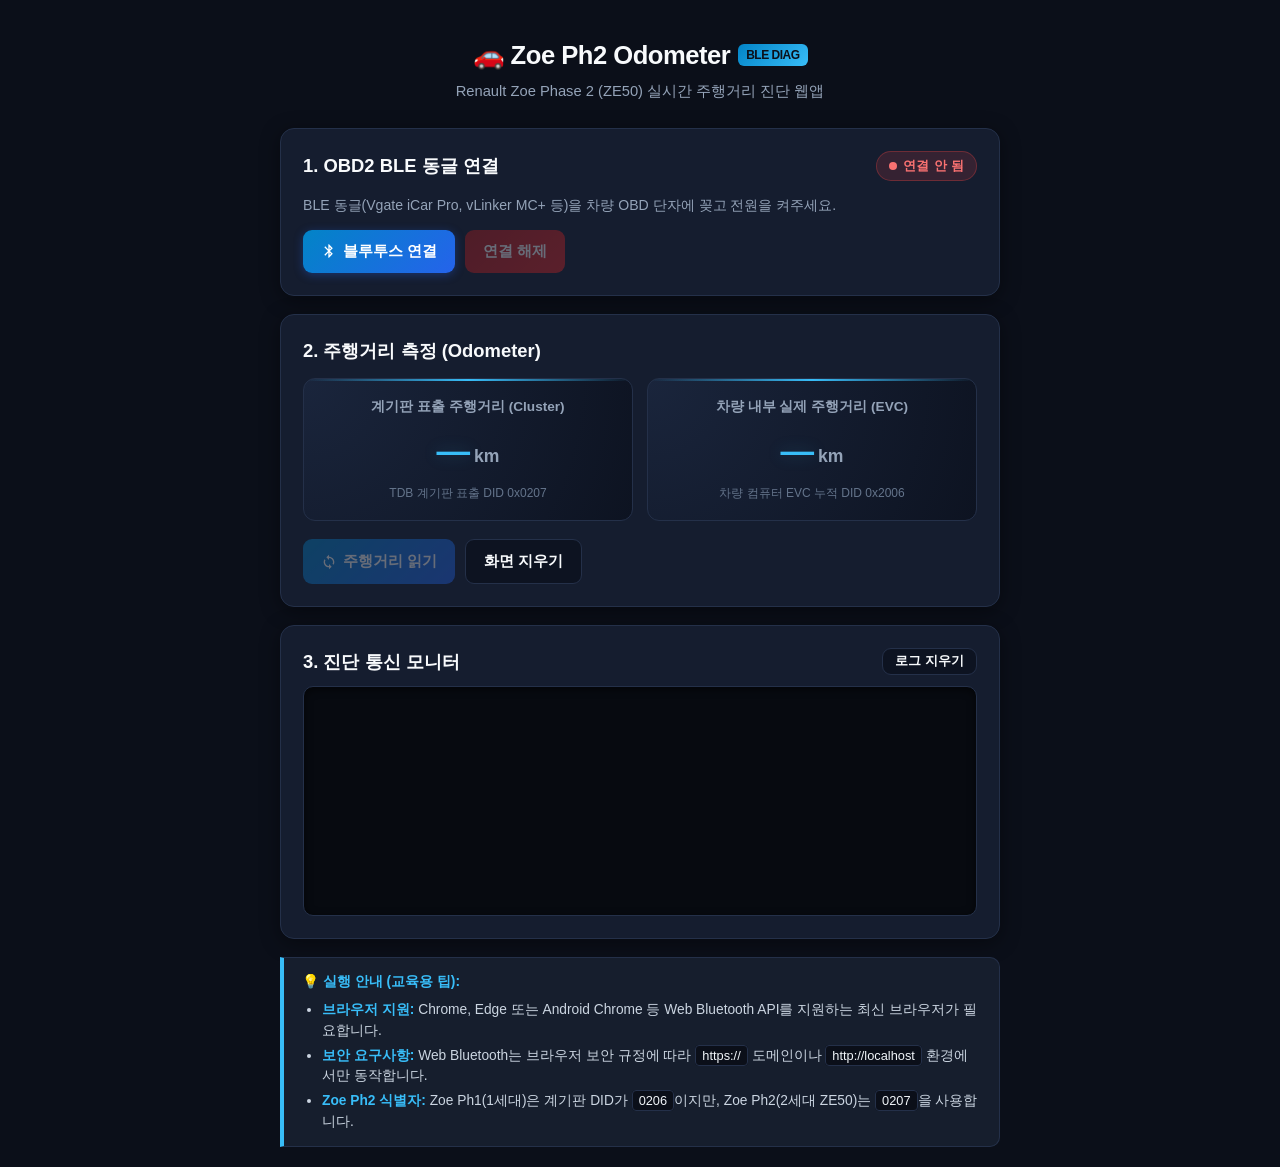
<file: ex_zoeweb.html>
<!DOCTYPE html>
<html lang="ko">
<head>
  <meta charset="UTF-8">
  <meta name="viewport" content="width=device-width, initial-scale=1.0">
  <title>Renault Zoe Ph2 주행거리(Odometer) 읽기 - Web Bluetooth</title>
  <style>
    /* ==========================================================================
       스타일 시트 (CSS): 세련된 모던 다크(Modern Dark) 테마
       자동차 진단 콘솔 느낌의 깊은 슬레이트 블랙과 사이언/블루 네온 포인트 컬러 적용
       ========================================================================== */
    :root {
      --bg-color: #0b0f19;          /* 메인 배경: 짙은 딥 네이비 블랙 */
      --card-bg: #151d2f;           /* 카드 배경: 고급스러운 다크 슬레이트 */
      --card-inner: #0d1321;        /* 내부 박스 배경 */
      --text-main: #f8fafc;         /* 기본 텍스트: 밝은 화이트 */
      --text-muted: #94a3b8;        /* 보조 텍스트: 차분한 그레이 */
      --primary: #38bdf8;           /* 주 포인트: 일렉트릭 사이언 블루 */
      --primary-hover: #0ea5e9;     /* 버튼 호버 시 */
      --primary-glow: rgba(56, 189, 248, 0.25);
      --success: #4ade80;           /* 성공 / 연결됨 녹색 */
      --danger: #f87171;            /* 위험 / 해제 붉은색 */
      --warning: #fbbf24;           /* 대기 / 진행 중 황색 */
      --border: #243049;            /* 테두리 경계선 */
      --terminal-bg: #070a10;       /* 터미널 배경: 딥 블랙 */
      --terminal-text: #e2e8f0;     /* 터미널 기본 글자 */
    }

    * {
      box-sizing: border-box;
      margin: 0;
      padding: 0;
      font-family: -apple-system, BlinkMacSystemFont, "Segoe UI", Roboto, "Helvetica Neue", Arial, sans-serif;
    }

    body {
      background-color: var(--bg-color);
      color: var(--text-main);
      padding: 20px 16px;
      line-height: 1.5;
      min-height: 100vh;
    }

    .container {
      max-width: 720px;
      margin: 0 auto;
      display: flex;
      flex-direction: column;
      gap: 18px;
    }

    /* 상단 헤더 */
    header {
      text-align: center;
      padding: 16px 0 8px 0;
    }
    header h1 {
      font-size: 1.6rem;
      font-weight: 800;
      letter-spacing: -0.5px;
      color: var(--text-main);
      margin-bottom: 6px;
      display: flex;
      align-items: center;
      justify-content: center;
      gap: 8px;
    }
    header h1 span.badge-logo {
      background: linear-gradient(135deg, #0284c7, #38bdf8);
      color: #0b0f19;
      font-size: 0.75rem;
      padding: 2px 8px;
      border-radius: 6px;
      font-weight: 800;
      vertical-align: middle;
    }
    header p {
      font-size: 0.92rem;
      color: var(--text-muted);
    }

    /* 카드 스타일 (다크 글래스모피즘 느낌) */
    .card {
      background-color: var(--card-bg);
      border-radius: 14px;
      padding: 22px;
      box-shadow: 0 4px 20px rgba(0, 0, 0, 0.4);
      border: 1px solid var(--border);
      transition: border-color 0.2s;
    }
    .card:hover {
      border-color: #3b4d6e;
    }
    .card h2 {
      font-size: 1.15rem;
      font-weight: 700;
      margin-bottom: 14px;
      display: flex;
      align-items: center;
      justify-content: space-between;
      color: var(--text-main);
    }

    /* 버튼 스타일 */
    .btn-group {
      display: flex;
      gap: 10px;
      flex-wrap: wrap;
    }
    button {
      padding: 11px 18px;
      border: none;
      border-radius: 9px;
      font-weight: 600;
      font-size: 0.95rem;
      cursor: pointer;
      display: inline-flex;
      align-items: center;
      justify-content: center;
      gap: 6px;
      transition: all 0.2s ease;
    }
    button:disabled {
      opacity: 0.35;
      cursor: not-allowed;
      box-shadow: none !important;
      transform: none !important;
    }

    .btn-primary {
      background: linear-gradient(135deg, #0284c7, #2563eb);
      color: #ffffff;
      box-shadow: 0 2px 10px rgba(37, 99, 235, 0.35);
    }
    .btn-primary:hover:not(:disabled) {
      background: linear-gradient(135deg, #0369a1, #1d4ed8);
      box-shadow: 0 4px 14px rgba(37, 99, 235, 0.5);
      transform: translateY(-1px);
    }
    .btn-primary:active:not(:disabled) {
      transform: translateY(0);
    }

    .btn-danger {
      background: linear-gradient(135deg, #b91c1c, #dc2626);
      color: #ffffff;
      box-shadow: 0 2px 10px rgba(220, 38, 38, 0.3);
    }
    .btn-danger:hover:not(:disabled) {
      background: linear-gradient(135deg, #991b1b, #b91c1c);
      transform: translateY(-1px);
    }

    .btn-secondary {
      background-color: var(--card-inner);
      color: var(--text-main);
      border: 1px solid var(--border);
    }
    .btn-secondary:hover:not(:disabled) {
      background-color: #1a243a;
      border-color: #475569;
    }

    /* 연결 상태 배지 */
    .badge {
      display: inline-flex;
      align-items: center;
      gap: 6px;
      padding: 4px 12px;
      border-radius: 9999px;
      font-size: 0.8rem;
      font-weight: 700;
      letter-spacing: 0.3px;
    }
    .badge::before {
      content: "";
      width: 8px;
      height: 8px;
      border-radius: 50%;
      display: inline-block;
    }
    .badge-disconnected {
      background-color: rgba(239, 68, 68, 0.15);
      color: var(--danger);
      border: 1px solid rgba(239, 68, 68, 0.3);
    }
    .badge-disconnected::before {
      background-color: var(--danger);
    }

    .badge-connecting {
      background-color: rgba(245, 158, 11, 0.15);
      color: var(--warning);
      border: 1px solid rgba(245, 158, 11, 0.3);
    }
    .badge-connecting::before {
      background-color: var(--warning);
      animation: pulse 1s infinite;
    }

    .badge-connected {
      background-color: rgba(74, 222, 128, 0.15);
      color: var(--success);
      border: 1px solid rgba(74, 222, 128, 0.3);
    }
    .badge-connected::before {
      background-color: var(--success);
      box-shadow: 0 0 8px var(--success);
    }

    @keyframes pulse {
      0%, 100% { opacity: 1; transform: scale(1); }
      50% { opacity: 0.4; transform: scale(0.85); }
    }

    /* 주행거리 계기판 디스플레이 */
    .odometer-display {
      display: grid;
      grid-template-columns: 1fr 1fr;
      gap: 14px;
      margin-bottom: 18px;
    }
    @media (max-width: 520px) {
      .odometer-display {
        grid-template-columns: 1fr;
      }
    }
    .metric-box {
      background: radial-gradient(circle at top left, #1a253c, var(--card-inner));
      border: 1px solid var(--border);
      border-radius: 12px;
      padding: 18px 14px;
      text-align: center;
      position: relative;
      overflow: hidden;
    }
    .metric-box::after {
      content: "";
      position: absolute;
      top: 0;
      left: 0;
      right: 0;
      height: 2px;
      background: linear-gradient(90deg, transparent, var(--primary), transparent);
    }
    .metric-title {
      font-size: 0.85rem;
      font-weight: 600;
      color: var(--text-muted);
      margin-bottom: 8px;
    }
    .metric-value {
      font-size: 2.1rem;
      font-weight: 800;
      color: #38bdf8;
      text-shadow: 0 0 16px var(--primary-glow);
      font-variant-numeric: tabular-nums;
      font-family: "Courier New", Courier, monospace, sans-serif;
    }
    .metric-unit {
      font-size: 1.1rem;
      font-weight: 600;
      color: var(--text-muted);
      margin-left: 4px;
      text-shadow: none;
    }
    .metric-desc {
      font-size: 0.75rem;
      color: #64748b;
      margin-top: 6px;
    }

    /* 실시간 통신 터미널 콘솔 */
    .terminal-header {
      display: flex;
      justify-content: space-between;
      align-items: center;
      margin-bottom: 10px;
    }
    .terminal {
      background-color: var(--terminal-bg);
      color: var(--terminal-text);
      font-family: "Consolas", "Courier New", monospace;
      font-size: 0.84rem;
      line-height: 1.6;
      padding: 14px;
      border-radius: 10px;
      height: 230px;
      overflow-y: auto;
      white-space: pre-wrap;
      word-break: break-all;
      border: 1px solid var(--border);
      box-shadow: inset 0 2px 8px rgba(0, 0, 0, 0.6);
    }
    /* 터미널 스크롤바 커스텀 */
    .terminal::-webkit-scrollbar {
      width: 8px;
    }
    .terminal::-webkit-scrollbar-track {
      background: var(--terminal-bg);
    }
    .terminal::-webkit-scrollbar-thumb {
      background: #243049;
      border-radius: 4px;
    }
    .terminal::-webkit-scrollbar-thumb:hover {
      background: #3b4d6e;
    }

    .log-tx { color: #4ade80; } /* 송신: 형광 그린 */
    .log-rx { color: #38bdf8; } /* 수신: 일렉트릭 블루 */
    .log-info { color: #facc15; } /* 안내: 레몬 옐로우 */
    .log-err { color: #f87171; } /* 에러: 코랄 레드 */

    /* 도움말 섹션 */
    .help-box {
      background: rgba(30, 41, 59, 0.6);
      border-left: 4px solid var(--primary);
      border-radius: 0 10px 10px 0;
      padding: 14px 18px;
      font-size: 0.86rem;
      color: #cbd5e1;
      border-top: 1px solid var(--border);
      border-bottom: 1px solid var(--border);
      border-right: 1px solid var(--border);
    }
    .help-box strong {
      color: var(--primary);
    }
    .help-box ul {
      margin-left: 20px;
      margin-top: 8px;
      display: flex;
      flex-direction: column;
      gap: 4px;
    }
    .help-box code {
      background-color: #0b0f19;
      color: #f1f5f9;
      padding: 2px 6px;
      border-radius: 4px;
      font-size: 0.8rem;
      border: 1px solid var(--border);
    }
  </style>
</head>
<body>

<div class="container">
  <!-- 1. 헤더 영역 -->
  <header>
    <h1>
      🚗 Zoe Ph2 Odometer
      <span class="badge-logo">BLE DIAG</span>
    </h1>
    <p>Renault Zoe Phase 2 (ZE50) 실시간 주행거리 진단 웹앱</p>
  </header>

  <!-- 2. 장치 연결 카드 -->
  <div class="card">
    <h2>
      <span>1. OBD2 BLE 동글 연결</span>
      <span id="connectionBadge" class="badge badge-disconnected">연결 안 됨</span>
    </h2>
    <p id="deviceInfo" style="font-size: 0.88rem; color: var(--text-muted); margin-bottom: 14px;">
      BLE 동글(Vgate iCar Pro, vLinker MC+ 등)을 차량 OBD 단자에 꽂고 전원을 켜주세요.
    </p>
    <div class="btn-group">
      <button id="btnConnect" class="btn-primary" onclick="handleConnect()">
        <svg width="16" height="16" fill="currentColor" viewBox="0 0 24 24"><path d="M17.71 7.71L12 2h-1v7.59L6.41 5 5 6.41 10.59 12 5 17.59 6.41 19 11 14.41V22h1l5.71-5.71-4.3-4.29 4.3-4.29zM13 5.83l1.88 1.88L13 9.59V5.83zm1.88 10.46L13 18.17v-3.76l1.88 1.88z"/></svg>
        블루투스 연결
      </button>
      <button id="btnDisconnect" class="btn-danger" onclick="handleDisconnect()" disabled>연결 해제</button>
    </div>
  </div>

  <!-- 3. 주행거리 측정 카드 -->
  <div class="card">
    <h2>2. 주행거리 측정 (Odometer)</h2>

    <div class="odometer-display">
      <!-- 계기판 주행거리 (Meter Cluster / TDB) -->
      <div class="metric-box">
        <div class="metric-title">계기판 표출 주행거리 (Cluster)</div>
        <div class="metric-value">
          <span id="clusterOdoValue">—</span><span class="metric-unit">km</span>
        </div>
        <div class="metric-desc">TDB 계기판 표출 DID 0x0207</div>
      </div>

      <!-- 차량 제어기 주행거리 (EVC-HCM-VCM) -->
      <div class="metric-box">
        <div class="metric-title">차량 내부 실제 주행거리 (EVC)</div>
        <div class="metric-value">
          <span id="evcOdoValue">—</span><span class="metric-unit">km</span>
        </div>
        <div class="metric-desc">차량 컴퓨터 EVC 누적 DID 0x2006</div>
      </div>
    </div>

    <div class="btn-group">
      <button id="btnReadOdo" class="btn-primary" onclick="handleReadOdometer()" disabled>
        <svg width="16" height="16" fill="currentColor" viewBox="0 0 24 24"><path d="M12 4V1L8 5l4 4V6c3.31 0 6 2.69 6 6 0 1.01-.25 1.97-.7 2.8l1.46 1.46A7.93 7.93 0 0020 12c0-4.42-3.58-8-8-8zm0 14c-3.31 0-6-2.69-6-6 0-1.01.25-1.97.7-2.8L5.24 7.74A7.93 7.93 0 004 12c0 4.42 3.58 8 8 8v3l4-4-4-4v3z"/></svg>
        주행거리 읽기
      </button>
      <button id="btnClearData" class="btn-secondary" onclick="handleClearDisplay()">화면 지우기</button>
    </div>
  </div>

  <!-- 4. 실시간 통신 터미널 로그 -->
  <div class="card">
    <div class="terminal-header">
      <h2 style="margin-bottom:0;">3. 진단 통신 모니터</h2>
      <button class="btn-secondary" style="padding: 4px 12px; font-size: 0.8rem;" onclick="clearLogs()">로그 지우기</button>
    </div>
    <div id="terminalConsole" class="terminal"></div>
  </div>

  <!-- 5. 환경 가이드 안내문 -->
  <div class="help-box">
    <strong>💡 실행 안내 (교육용 팁):</strong>
    <ul>
      <li><strong>브라우저 지원:</strong> Chrome, Edge 또는 Android Chrome 등 Web Bluetooth API를 지원하는 최신 브라우저가 필요합니다.</li>
      <li><strong>보안 요구사항:</strong> Web Bluetooth는 브라우저 보안 규정에 따라 <code>https://</code> 도메인이나 <code>http://localhost</code> 환경에서만 동작합니다.</li>
      <li><strong>Zoe Ph2 식별자:</strong> Zoe Ph1(1세대)은 계기판 DID가 <code>0206</code>이지만, Zoe Ph2(2세대 ZE50)는 <code>0207</code>을 사용합니다.</li>
    </ul>
  </div>
</div>

<script>
/* ==========================================================================
   1. BLE 통신 계층 (BleTransport)
   Web Bluetooth API를 이용해 스마트폰/PC와 BLE OBD2 동글 간에 문자열을 송수신합니다.
   ========================================================================== */

// 시중에 출시된 주요 OBD2 BLE 동글들의 표준/커스텀 서비스 UUID 목록
const BLE_CANDIDATE_SERVICES = [
  '0000fff0-0000-1000-8000-00805f9b34fb', // 가장 흔한 ELM327 BLE 복제품 (fff1/fff2)
  '0000ffe0-0000-1000-8000-00805f9b34fb', // HM-10 모듈 계열 (ffe1)
  '0000ffe5-0000-1000-8000-00805f9b34fb', // HM-16/17 계열
  '0000ffb0-0000-1000-8000-00805f9b34fb', // OBDBLE 계열
  '000018f0-0000-1000-8000-00805f9b34fb', // Viecar / iCar 스타일
  '0000abf0-0000-1000-8000-00805f9b34fb', // vLinker 일부 펌웨어
  '0000ae00-0000-1000-8000-00805f9b34fb', // 범용 BLE 시리얼
  '0000ff00-0000-1000-8000-00805f9b34fb', // 기타 클론
  '6e400001-b5a3-f393-e0a9-e50e24dcca9e', // Nordic UART Service (NUS)
  'e7810a71-73ae-499d-8c15-faa9aef0c3f2', // Vgate iCar Pro BLE 전용 서비스
];

class BleTransport {
  constructor() {
    this.device = null;             // 블루투스 장치 객체
    this._writeChar = null;         // 데이터 전송 특성 (Characteristic)
    this._writeWithResponse = false;// 전송 시 응답 대기 여부
    this.onData = null;             // 데이터 수신 시 호출될 콜백 함수 (chunk => {})
    this.name = '';                 // 연결된 장치 이름
  }

  // Web Bluetooth 지원 여부 확인
  static isAvailable() {
    return 'bluetooth' in navigator;
  }

  // BLE 장치 검색 및 연결
  async connect() {
    if (!BleTransport.isAvailable()) {
      throw new Error('현재 브라우저가 Web Bluetooth를 지원하지 않습니다. Chrome 또는 Edge를 사용해 주세요.');
    }

    // 1단계: 주변의 블루투스 장치 검색 창 열기
    try {
      this.device = await navigator.bluetooth.requestDevice({
        acceptAllDevices: true,
        optionalServices: BLE_CANDIDATE_SERVICES,
      });
    } catch (err) {
      // 일부 브라우저(Bluefy 등)에서 acceptAllDevices를 거부하는 경우 필터로 재시도
      const filters = [
        ...['IOS-Vlink', 'vLink', 'V-LINK', 'VLink', 'OBD', 'ELM', 'iCar', 'IOS-', 'KONNWEI', 'Veepeak', 'VEEPEAK']
          .map(namePrefix => ({ namePrefix })),
        ...BLE_CANDIDATE_SERVICES.map(s => ({ services: [s] })),
      ];
      this.device = await navigator.bluetooth.requestDevice({
        filters,
        optionalServices: BLE_CANDIDATE_SERVICES
      });
    }

    this.name = this.device.name || this.device.id;

    // 장치 연결 해제 이벤트 감지
    this.device.addEventListener('gattserverdisconnected', () => {
      appendLog('info', '블루투스 연결이 끊어졌습니다.');
      updateUiState(false);
    });

    // 2단계: GATT 서버에 연결
    const server = await this.device.gatt.connect();

    // 3단계: GATT 서비스 목록 검색
    let services = [];
    try {
      services = await server.getPrimaryServices();
    } catch (e) {
      throw new Error('GATT 기본 서비스 목록을 가져오지 못했습니다: ' + e.message);
    }

    // 4단계: 시리얼 통신을 위한 Notify 특성(수신)과 Write 특성(송신) 탐색
    for (const svc of services) {
      let chars = [];
      try {
        chars = await svc.getCharacteristics();
      } catch (e) {
        continue;
      }

      // 수신용(Notify/Indicate) 특성 찾기
      const notifyChar = chars.find(c => c.properties.notify || c.properties.indicate);
      // 송신용(Write/WriteWithoutResponse) 특성 찾기
      const writeChar = chars.find(c => c.properties.writeWithoutResponse || c.properties.write);

      if (notifyChar && writeChar) {
        // 수신 알림(Notifications) 활성화
        await notifyChar.startNotifications();
        const decoder = new TextDecoder();
        notifyChar.addEventListener('characteristicvaluechanged', (event) => {
          const value = decoder.decode(event.target.value);
          if (this.onData) this.onData(value);
        });

        this._writeChar = writeChar;
        // writeWithoutResponse를 지원하지 않는 경우 응답 대기 모드 활성화
        this._writeWithResponse = !writeChar.properties.writeWithoutResponse;
        return; // 통신 가능한 특성 쌍을 찾았으므로 연결 성공!
      }
    }

    // 통신 가능한 특성을 찾지 못한 경우
    this.device.gatt.disconnect();
    throw new Error('호환되는 직렬(Serial/UART) GATT 서비스를 찾지 못했습니다. 일반 BLE OBD2 동글인지 확인해 주세요.');
  }

  // 동글로 문자열 명령 전송 (BLE 20바이트 패킷 분할 처리)
  async write(str) {
    if (!this._writeChar) throw new Error('블루투스가 연결되어 있지 않습니다.');
    const data = new TextEncoder().encode(str);

    // 많은 저가형 BLE 칩셋은 1회 전송 시 최대 20바이트까지만 수용하므로 20바이트씩 나누어 보냅니다.
    for (let i = 0; i < data.length; i += 20) {
      const chunk = data.slice(i, i + 20);
      if (!this._writeWithResponse && this._writeChar.writeValueWithoutResponse) {
        await this._writeChar.writeValueWithoutResponse(chunk);
      } else {
        await this._writeChar.writeValue(chunk);
      }
    }
  }

  // 연결 종료
  async disconnect() {
    try {
      if (this.device && this.device.gatt.connected) {
        this.device.gatt.disconnect();
      }
    } catch (e) {
      console.warn('연결 해제 중 오류:', e);
    }
    this.device = null;
    this._writeChar = null;
  }
}


/* ==========================================================================
   2. ELM327 드라이버 계층 (Elm327Driver)
   AT 명령어를 통해 ELM327 칩셋을 초기화하고 ISO-TP 프로토콜 통신을 수행합니다.
   ========================================================================== */

class Elm327Driver {
  constructor(transport) {
    this.transport = transport;
    this._buffer = '';          // 수신 문자열 버퍼
    this._waiter = null;          // 현재 대기 중인 응답 핸들러
    this._lastFromId = '';        // 마지막으로 설정한 수신 ECU ID
    this.initialized = false;     // 초기화 완료 여부

    // 전송 계층에서 수신된 데이터를 버퍼에 누적하고 조건 검사
    this.transport.onData = (chunk) => {
      this._buffer += chunk;
      if (this._waiter && this._waiter.test(this._buffer)) {
        const waiter = this._waiter;
        this._waiter = null;
        waiter.resolve(this._takeBuffer());
      }
    };
  }

  // 버퍼 내용을 비우면서 반환
  _takeBuffer() {
    const data = this._buffer;
    this._buffer = '';
    return data;
  }

  // 명령어 전송 후 ELM327의 '>' 프롬프트 또는 특정 응답을 대기
  send(cmd, { timeout = 3000, test = b => b.includes('>') } = {}) {
    return new Promise((resolve, reject) => {
      if (this._waiter) {
        this._waiter.reject(new Error('이전 명령어 대기 중 새 명령어가 요청되었습니다.'));
        this._waiter = null;
      }

      this._buffer = '';
      const timer = setTimeout(() => {
        if (this._waiter) {
          const timeoutData = this._takeBuffer();
          this._waiter = null;
          resolve(timeoutData); // 타임아웃 발생 시 현재까지 수신된 데이터라도 반환
        }
      }, timeout);

      this._waiter = {
        test,
        resolve: (val) => {
          clearTimeout(timer);
          if (val.trim()) appendLog('rx', val.trim());
          resolve(val);
        },
        reject: (err) => {
          clearTimeout(timer);
          reject(err);
        }
      };

      if (cmd !== null) {
        appendLog('tx', cmd);
        // ELM327 규격에 따라 캐리지 리턴(\r)을 붙여서 전송합니다.
        this.transport.write(cmd + '\r').catch(err => {
          clearTimeout(timer);
          if (this._waiter) this._waiter = null;
          reject(err);
        });
      }
    });
  }

  // 잔여 버퍼 비우기 및 링크 안정화
  async _drain(ms = 300) {
    try { await this.transport.write('\r'); } catch (_) {}
    await new Promise(r => setTimeout(r, ms));
    this._buffer = '';
  }

  // 명령어 전송 후 OK 또는 '>' 응답 확인
  async _cmdOk(cmd) {
    const res = await this.send(cmd);
    if (res.toUpperCase().includes('OK') || res.includes('>')) return res;
    await this._drain();
    return res;
  }

  // ELM327 동글 초기화 시퀀스
  async initDongle(statusCallback = () => {}) {
    this.initialized = false;
    this._lastFromId = '';

    statusCallback('동글 통신 채널 활성화 중...');
    await this._drain(400);

    statusCallback('동글 리셋(ATWS)...');
    await this.send('atws', { timeout: 3500 }); // Warm Start
    await this._drain(200);

    // CanZE 및 ZoeWeb에서 사용하는 안정적인 초기화 명령어 세트
    const initCmds = [
      { cmd: 'ate0', desc: '에코 끄기' },
      { cmd: 'ats0', desc: '공백 출력 제거' },
      { cmd: 'ath0', desc: 'CAN 헤더 비활성화' },
      { cmd: 'atl0', desc: '줄바꿈 제거' },
      { cmd: 'atal', desc: '긴 프레임 허용' },
      { cmd: 'atcaf0', desc: 'CAN 자동 포맷 끄기 (수동 제어)' },
      { cmd: 'atfcsh77b', desc: '흐름 제어 기본 헤더 설정' },
      { cmd: 'atfcsd300000', desc: '흐름 제어 기본 데이터 설정' },
      { cmd: 'atfcsm1', desc: '흐름 제어 모드 설정' },
      { cmd: 'atsp6', desc: 'CAN 프로토콜 11-bit 500k 선택' },
    ];

    for (const item of initCmds) {
      statusCallback(`초기화: ${item.cmd} (${item.desc})`);
      await this._cmdOk(item.cmd);
    }

    this.initialized = true;
    statusCallback('동글 초기화 완료! 차량 진단 준비됨');
  }

  // ISO-TP 및 UDS 진단 질의 전송 함수
  async requestUds({ txId, rxId, isExtended = false, payloadHex, timeout = 3500 }) {
    if (!this.initialized) throw new Error('동글이 초기화되지 않았습니다.');
    payloadHex = payloadHex.toLowerCase().replace(/\s+/g, '');

    // 1단계: CAN ID 및 필터 주소 설정 (이전과 주소가 다르면 업데이트)
    if (this._lastFromId !== rxId) {
      if (isExtended) {
        // 29비트 확장 CAN ID 설정 (예: EVC)
        await this._cmdOk('atsp7'); // 29비트 500k CAN
        await this._cmdOk('atcp' + txId.substring(0, 2));
        await this._cmdOk('atsh' + txId.substring(2));
      } else {
        // 11비트 표준 CAN ID 설정 (예: 계기판 TDB)
        await this._cmdOk('atsp6'); // 11비트 500k CAN
        await this._cmdOk('atsh' + txId);
      }
      await this._cmdOk('atcra' + rxId);   // 수신 필터 주소 설정
      await this._cmdOk('atfcsh' + txId);  // 흐름 제어 응답 주소 설정
      this._lastFromId = rxId;
    }

    // 2단계: ISO-TP 프레임 생성 및 전송
    const byteLen = payloadHex.length / 2;
    let resp;
    if (payloadHex.length <= 14) {
      // Single Frame (단일 프레임): 0x0[길이][데이터]
      const singleFrame = '0' + byteLen.toString(16) + payloadHex;
      resp = await this.send(singleFrame, { timeout });
    } else {
      // First Frame (다중 프레임 전송): 1[12비트 길이][앞 12글자 데이터]
      const firstFrame = '1' + byteLen.toString(16).padStart(3, '0') + payloadHex.substring(0, 12);
      let flow = await this.send(firstFrame, { timeout, test: b => /[\r\n>]/.test(b) });

      let idx = 12;
      let seq = 1;
      while (idx < payloadHex.length) {
        const chunk = '2' + (seq & 0xf).toString(16) + payloadHex.substring(idx, idx + 14);
        if (flow.trim().startsWith('3000')) {
          resp = await this.send(chunk, { timeout });
        } else if (flow.trim().startsWith('30')) {
          flow = await this.send(chunk, { timeout, test: b => /[\r\n>]/.test(b) });
          resp = flow;
        } else {
          throw new Error('ISO-TP Flow Control 에러: ' + flow.trim());
        }
        idx += 14;
        seq++;
      }
    }

    // 3단계: 수신된 응답 조립 및 파싱
    return this._assembleResponse(resp, timeout);
  }

  // 다중/단일 프레임의 Hex 바이트들을 하나의 완전한 UDS 응답 페이로드로 조립
  async _assembleResponse(respText, timeout) {
    const clean = s => s.trim().replace(/\s/g, '').toLowerCase();
    let lines = respText.split(/[\r\n]+/).map(clean).filter(l => l && l !== '>' && !/^ok$/i.test(l));

    if (lines.some(l => l.includes('canerror') || l.includes('nodata') || l.includes('error'))) {
      throw new Error('차량 통신 오류 (CAN ERROR 또는 NO DATA - 차량 전원이 켜져 있는지 확인하세요)');
    }

    let first = lines.find(l => /^[01][0-9a-f]/.test(l));
    if (!first) {
      // 프롬프트가 늦게 오는 경우 추가 대기
      const more = await this.send(null, { timeout });
      lines = lines.concat(more.split(/[\r\n]+/).map(clean).filter(l => l && l !== '>'));
      first = lines.find(l => /^[01][0-9a-f]/.test(l));
    }

    if (!first) throw new Error('응답 데이터를 찾을 수 없습니다: ' + respText.trim());

    let payload = '';
    let expectedBytes = 0;

    if (first[0] === '0') {
      // Single Frame (단일 프레임)
      expectedBytes = parseInt(first[1], 16);
      payload = first.substring(2, 2 + expectedBytes * 2);
    } else {
      // Multi Frame (연속 프레임)
      expectedBytes = parseInt(first.substring(1, 4), 16);
      payload = first.substring(4);
      for (const l of lines) {
        if (l === first || !/^2[0-9a-f]/.test(l)) continue;
        payload += l.substring(2); // 연속 프레임 헤더(2x) 제외 후 연결
      }
      payload = payload.substring(0, expectedBytes * 2);
    }

    // 부정 응답 (UDS Negative Response Code 0x7F) 확인
    if (payload.startsWith('7f')) {
      const nrc = payload.substring(4, 6);
      throw new Error(`ECU 요청 거부됨 (UDS NRC: 0x${nrc})`);
    }

    return payload;
  }
}


/* ==========================================================================
   3. Zoe Ph2 Odometer(주행거리) 진단 로직
   ========================================================================== */

let transport = null;
let elmDriver = null;

// [블루투스 연결] 버튼 핸들러
async function handleConnect() {
  const badge = document.getElementById('connectionBadge');
  const btnConnect = document.getElementById('btnConnect');
  const btnDisconnect = document.getElementById('btnDisconnect');
  const btnReadOdo = document.getElementById('btnReadOdo');
  const deviceInfo = document.getElementById('deviceInfo');

  try {
    badge.className = 'badge badge-connecting';
    badge.textContent = '연결 중...';
    appendLog('info', 'Web Bluetooth 장치 검색을 시작합니다...');

    transport = new BleTransport();
    await transport.connect();

    deviceInfo.textContent = `연결된 동글: ${transport.name}`;
    appendLog('info', `BLE 장치 연결 성공: ${transport.name}`);

    // ELM327 드라이버 생성 및 초기화
    elmDriver = new Elm327Driver(transport);
    await elmDriver.initDongle((msg) => {
      appendLog('info', msg);
    });

    updateUiState(true);
    appendLog('info', '✨ 모든 준비가 완료되었습니다! "주행거리 읽기" 버튼을 누르세요.');
  } catch (err) {
    console.error('연결 실패:', err);
    appendLog('err', '연결 실패: ' + err.message);
    updateUiState(false);
  }
}

// [연결 해제] 버튼 핸들러
async function handleDisconnect() {
  if (transport) {
    appendLog('info', '연결을 해제합니다...');
    await transport.disconnect();
    transport = null;
    elmDriver = null;
  }
  updateUiState(false);
}

// [주행거리 읽기] 버튼 핸들러
async function handleReadOdometer() {
  if (!elmDriver) {
    alert('먼저 블루투스 동글에 연결해 주세요.');
    return;
  }

  const btnRead = document.getElementById('btnReadOdo');
  btnRead.disabled = true;

  try {
    appendLog('info', '>>> Zoe Ph2 Odometer 읽기 작업 시작...');

    // ----------------------------------------------------
    // 1. 계기판 클러스터(Meter Cluster / TDB) 주행거리 읽기
    // ----------------------------------------------------
    // CAN 규격: 표준 11-bit CAN (송신 0x743, 수신 0x763)
    // UDS 서비스: 0x22 (ReadDataByIdentifier)
    // Zoe Ph2 DID: 0x0207 (ClusterCurrentDistanceByDIAG)
    // ----------------------------------------------------
    appendLog('info', '1) 계기판 클러스터(TDB, ID 0x743)에 DID 0x0207 요청 중...');
    let clusterOdoKm = NaN;

    try {
      const respPayload = await elmDriver.requestUds({
        txId: '743',
        rxId: '763',
        isExtended: false,
        payloadHex: '220207'
      });

      appendLog('info', `계기판 원시 응답: ${respPayload}`);
      // 기대 응답 형태: 62 02 07 [4바이트 Hex (32비트)]
      if (respPayload.startsWith('620207') && respPayload.length >= 14) {
        const hexVal = respPayload.substring(6, 14); // 620207 뒤의 8자리 hex (4바이트)
        clusterOdoKm = parseInt(hexVal, 16);
        appendLog('info', `✅ 계기판 주행거리 파싱 성공: ${clusterOdoKm.toLocaleString()} km (Hex: 0x${hexVal})`);
      } else {
        appendLog('err', '계기판 응답 형식이 예상과 다릅니다: ' + respPayload);
      }
    } catch (e) {
      appendLog('err', `계기판 DID 0x0207 읽기 실패: ${e.message}`);
      // 혹시 차량이 Zoe Ph1일 경우 DID 0x0206 시도
      appendLog('info', 'Zoe Ph1 호환 DID 0x0206으로 대체 시도 중...');
      try {
        const fallbackResp = await elmDriver.requestUds({
          txId: '743',
          rxId: '763',
          isExtended: false,
          payloadHex: '220206'
        });
        if (fallbackResp.startsWith('620206') && fallbackResp.length >= 14) {
          const hexVal = fallbackResp.substring(6, 14);
          clusterOdoKm = parseInt(hexVal, 16);
          appendLog('info', `✅ [Ph1 호환] 계기판 주행거리 파싱 성공: ${clusterOdoKm.toLocaleString()} km`);
        }
      } catch (e2) {
        appendLog('err', `대체 DID 0x0206도 실패: ${e2.message}`);
      }
    }

    // 화면 계기판 값 업데이트
    document.getElementById('clusterOdoValue').textContent =
      Number.isNaN(clusterOdoKm) ? '실패' : clusterOdoKm.toLocaleString();

    // ----------------------------------------------------
    // 2. 차량 제어 모듈(EVC-HCM-VCM) 주행거리 읽기
    // ----------------------------------------------------
    // CAN 규격: 확장 29-bit CAN (송신 0x18DADAF1, 수신 0x18DAF1DA)
    // UDS 서비스: 0x22
    // DID: 0x2006 (Total vehicle distance)
    // ----------------------------------------------------
    appendLog('info', '2) 차량 제어기(EVC, ID 0x18DADAF1)에 DID 0x2006 요청 중...');
    let evcOdoKm = NaN;

    try {
      const respPayloadEvc = await elmDriver.requestUds({
        txId: '18dadaf1',
        rxId: '18daf1da',
        isExtended: true,
        payloadHex: '222006'
      });

      appendLog('info', `EVC 원시 응답: ${respPayloadEvc}`);
      // 기대 응답 형태: 62 20 06 [3바이트 Hex (24비트)]
      if (respPayloadEvc.startsWith('622006') && respPayloadEvc.length >= 12) {
        const hexVal = respPayloadEvc.substring(6, 12); // 622006 뒤의 6자리 hex (3바이트)
        evcOdoKm = parseInt(hexVal, 16);
        appendLog('info', `✅ EVC 실제 주행거리 파싱 성공: ${evcOdoKm.toLocaleString()} km (Hex: 0x${hexVal})`);
      } else {
        appendLog('err', 'EVC 응답 형식이 예상과 다릅니다: ' + respPayloadEvc);
      }
    } catch (e) {
      appendLog('err', `EVC DID 0x2006 읽기 실패: ${e.message}`);
    }

    // 화면 EVC 값 업데이트
    document.getElementById('evcOdoValue').textContent =
      Number.isNaN(evcOdoKm) ? '실패' : evcOdoKm.toLocaleString();

    appendLog('info', '🏁 Odometer 읽기 작업이 완료되었습니다.');
  } catch (err) {
    appendLog('err', '작업 도중 오류 발생: ' + err.message);
  } finally {
    btnRead.disabled = false;
  }
}

// 화면 값 초기화
function handleClearDisplay() {
  document.getElementById('clusterOdoValue').textContent = '—';
  document.getElementById('evcOdoValue').textContent = '—';
}

// UI 버튼 및 상태 갱신 함수
function updateUiState(connected) {
  const badge = document.getElementById('connectionBadge');
  const btnConnect = document.getElementById('btnConnect');
  const btnDisconnect = document.getElementById('btnDisconnect');
  const btnReadOdo = document.getElementById('btnReadOdo');
  const deviceInfo = document.getElementById('deviceInfo');

  if (connected) {
    badge.className = 'badge badge-connected';
    badge.textContent = '연결됨';
    btnConnect.disabled = true;
    btnDisconnect.disabled = false;
    btnReadOdo.disabled = false;
  } else {
    badge.className = 'badge badge-disconnected';
    badge.textContent = '연결 안 됨';
    btnConnect.disabled = false;
    btnDisconnect.disabled = true;
    btnReadOdo.disabled = true;
    deviceInfo.textContent = 'BLE 동글(Vgate iCar Pro, vLinker MC+ 등)을 차량 OBD 단자에 꽂고 전원을 켜주세요.';
    handleClearDisplay();
  }
}

// 실시간 터미널 콘솔 로그 출력 유틸리티
function appendLog(type, message) {
  const consoleEl = document.getElementById('terminalConsole');
  const time = new Date().toLocaleTimeString();
  const line = document.createElement('div');

  if (type === 'tx') {
    line.className = 'log-tx';
    line.textContent = `[${time}] TX ➔ ${message}`;
  } else if (type === 'rx') {
    line.className = 'log-rx';
    line.textContent = `[${time}] RX ⬅ ${message}`;
  } else if (type === 'err') {
    line.className = 'log-err';
    line.textContent = `[${time}] ❌ ${message}`;
  } else {
    line.className = 'log-info';
    line.textContent = `[${time}] ℹ ${message}`;
  }

  consoleEl.appendChild(line);
  consoleEl.scrollTop = consoleEl.scrollHeight; // 항상 최신 로그 위치로 스크롤
}

// 로그 창 비우기
function clearLogs() {
  const consoleEl = document.getElementById('terminalConsole');
  consoleEl.innerHTML = '';
}
</script>

</body>
</html>
</file>
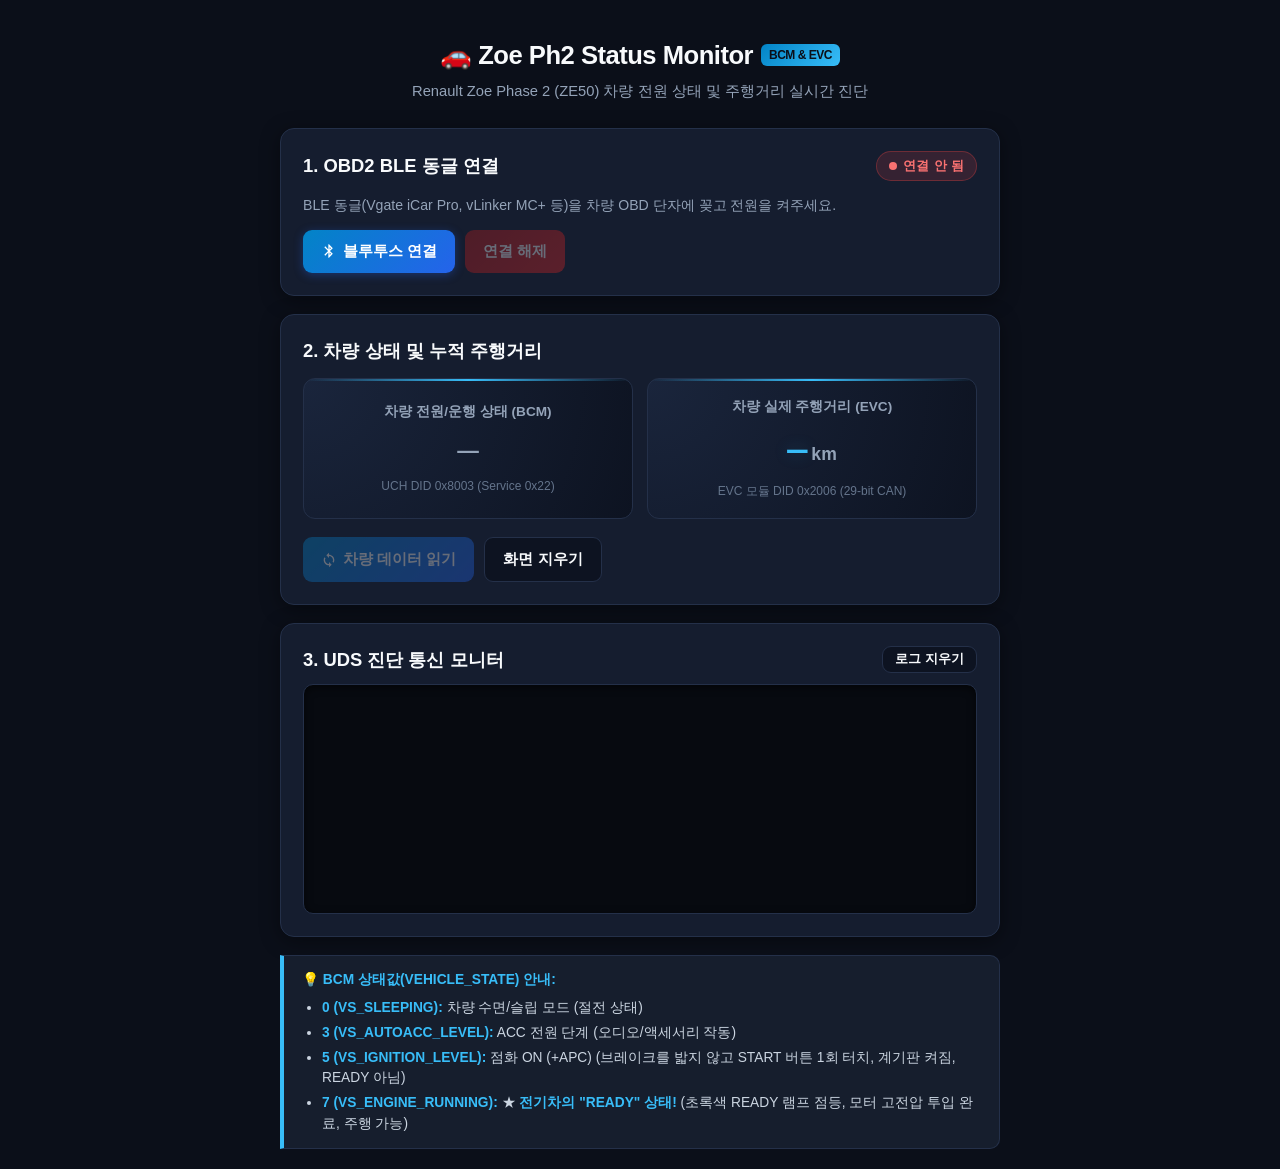
<file: ex_zoeweb2.html>
<!DOCTYPE html>
<html lang="ko">
<head>
  <meta charset="UTF-8">
  <meta name="viewport" content="width=device-width, initial-scale=1.0">
  <title>Renault Zoe Ph2 차량 상태(BCM) & 주행거리 - Web Bluetooth</title>
  <style>
    /* ==========================================================================
       스타일 시트 (CSS): 세련된 모던 다크(Modern Dark) 테마
       자동차 진단 콘솔 스타일의 딥 슬레이트 블랙 및 일렉트릭 네온 하이라이트
       ========================================================================== */
    :root {
      --bg-color: #0b0f19;          /* 메인 배경: 딥 네이비 블랙 */
      --card-bg: #151d2f;           /* 카드 배경: 다크 슬레이트 */
      --card-inner: #0d1321;        /* 내부 박스 배경 */
      --text-main: #f8fafc;         /* 기본 텍스트: 밝은 화이트 */
      --text-muted: #94a3b8;        /* 보조 텍스트: 차분한 그레이 */
      --primary: #38bdf8;           /* 주 포인트: 일렉트릭 사이언 블루 */
      --primary-hover: #0ea5e9;     /* 버튼 호버 시 */
      --primary-glow: rgba(56, 189, 248, 0.25);
      --success: #4ade80;           /* 성공 / 연결됨 / READY 녹색 */
      --danger: #f87171;            /* 위험 / 해제 붉은색 */
      --warning: #fbbf24;           /* 대기 / 진행 중 황색 */
      --border: #243049;            /* 테두리 경계선 */
      --terminal-bg: #070a10;       /* 터미널 배경: 딥 블랙 */
      --terminal-text: #e2e8f0;     /* 터미널 기본 글자 */
    }

    * {
      box-sizing: border-box;
      margin: 0;
      padding: 0;
      font-family: -apple-system, BlinkMacSystemFont, "Segoe UI", Roboto, "Helvetica Neue", Arial, sans-serif;
    }

    body {
      background-color: var(--bg-color);
      color: var(--text-main);
      padding: 20px 16px;
      line-height: 1.5;
      min-height: 100vh;
    }

    .container {
      max-width: 720px;
      margin: 0 auto;
      display: flex;
      flex-direction: column;
      gap: 18px;
    }

    /* 상단 헤더 */
    header {
      text-align: center;
      padding: 16px 0 8px 0;
    }
    header h1 {
      font-size: 1.6rem;
      font-weight: 800;
      letter-spacing: -0.5px;
      color: var(--text-main);
      margin-bottom: 6px;
      display: flex;
      align-items: center;
      justify-content: center;
      gap: 8px;
    }
    header h1 span.badge-logo {
      background: linear-gradient(135deg, #0284c7, #38bdf8);
      color: #0b0f19;
      font-size: 0.75rem;
      padding: 2px 8px;
      border-radius: 6px;
      font-weight: 800;
      vertical-align: middle;
    }
    header p {
      font-size: 0.92rem;
      color: var(--text-muted);
    }

    /* 카드 스타일 */
    .card {
      background-color: var(--card-bg);
      border-radius: 14px;
      padding: 22px;
      box-shadow: 0 4px 20px rgba(0, 0, 0, 0.4);
      border: 1px solid var(--border);
      transition: border-color 0.2s;
    }
    .card:hover {
      border-color: #3b4d6e;
    }
    .card h2 {
      font-size: 1.15rem;
      font-weight: 700;
      margin-bottom: 14px;
      display: flex;
      align-items: center;
      justify-content: space-between;
      color: var(--text-main);
    }

    /* 버튼 스타일 */
    .btn-group {
      display: flex;
      gap: 10px;
      flex-wrap: wrap;
    }
    button {
      padding: 11px 18px;
      border: none;
      border-radius: 9px;
      font-weight: 600;
      font-size: 0.95rem;
      cursor: pointer;
      display: inline-flex;
      align-items: center;
      justify-content: center;
      gap: 6px;
      transition: all 0.2s ease;
    }
    button:disabled {
      opacity: 0.35;
      cursor: not-allowed;
      box-shadow: none !important;
      transform: none !important;
    }

    .btn-primary {
      background: linear-gradient(135deg, #0284c7, #2563eb);
      color: #ffffff;
      box-shadow: 0 2px 10px rgba(37, 99, 235, 0.35);
    }
    .btn-primary:hover:not(:disabled) {
      background: linear-gradient(135deg, #0369a1, #1d4ed8);
      box-shadow: 0 4px 14px rgba(37, 99, 235, 0.5);
      transform: translateY(-1px);
    }
    .btn-primary:active:not(:disabled) {
      transform: translateY(0);
    }

    .btn-danger {
      background: linear-gradient(135deg, #b91c1c, #dc2626);
      color: #ffffff;
      box-shadow: 0 2px 10px rgba(220, 38, 38, 0.3);
    }
    .btn-danger:hover:not(:disabled) {
      background: linear-gradient(135deg, #991b1b, #b91c1c);
      transform: translateY(-1px);
    }

    .btn-secondary {
      background-color: var(--card-inner);
      color: var(--text-main);
      border: 1px solid var(--border);
    }
    .btn-secondary:hover:not(:disabled) {
      background-color: #1a243a;
      border-color: #475569;
    }

    /* 연결 상태 배지 */
    .badge {
      display: inline-flex;
      align-items: center;
      gap: 6px;
      padding: 4px 12px;
      border-radius: 9999px;
      font-size: 0.8rem;
      font-weight: 700;
      letter-spacing: 0.3px;
    }
    .badge::before {
      content: "";
      width: 8px;
      height: 8px;
      border-radius: 50%;
      display: inline-block;
    }
    .badge-disconnected {
      background-color: rgba(239, 68, 68, 0.15);
      color: var(--danger);
      border: 1px solid rgba(239, 68, 68, 0.3);
    }
    .badge-disconnected::before {
      background-color: var(--danger);
    }

    .badge-connecting {
      background-color: rgba(245, 158, 11, 0.15);
      color: var(--warning);
      border: 1px solid rgba(245, 158, 11, 0.3);
    }
    .badge-connecting::before {
      background-color: var(--warning);
      animation: pulse 1s infinite;
    }

    .badge-connected {
      background-color: rgba(74, 222, 128, 0.15);
      color: var(--success);
      border: 1px solid rgba(74, 222, 128, 0.3);
    }
    .badge-connected::before {
      background-color: var(--success);
      box-shadow: 0 0 8px var(--success);
    }

    @keyframes pulse {
      0%, 100% { opacity: 1; transform: scale(1); }
      50% { opacity: 0.4; transform: scale(0.85); }
    }

    /* 진단 정보 표시 대시보드 */
    .metric-grid {
      display: grid;
      grid-template-columns: 1fr 1fr;
      gap: 14px;
      margin-bottom: 18px;
    }
    @media (max-width: 520px) {
      .metric-grid {
        grid-template-columns: 1fr;
      }
    }
    .metric-box {
      background: radial-gradient(circle at top left, #1a253c, var(--card-inner));
      border: 1px solid var(--border);
      border-radius: 12px;
      padding: 18px 14px;
      text-align: center;
      position: relative;
      overflow: hidden;
      display: flex;
      flex-direction: column;
      justify-content: center;
      min-height: 120px;
    }
    .metric-box::after {
      content: "";
      position: absolute;
      top: 0;
      left: 0;
      right: 0;
      height: 2px;
      background: linear-gradient(90deg, transparent, var(--primary), transparent);
    }

    .metric-title {
      font-size: 0.85rem;
      font-weight: 600;
      color: var(--text-muted);
      margin-bottom: 8px;
    }

    /* 차량 상태(VEHICLE_STATE) 텍스트 스타일 */
    .state-value {
      font-size: 1.35rem;
      font-weight: 800;
      color: #94a3b8;
      letter-spacing: -0.3px;
      transition: all 0.3s ease;
      padding: 4px 8px;
      border-radius: 8px;
    }
    /* READY 상태일 때의 특별 발광 스타일 */
    .state-ready {
      color: #4ade80 !important;
      text-shadow: 0 0 16px rgba(74, 222, 128, 0.4);
      background: rgba(74, 222, 128, 0.1);
      border: 1px solid rgba(74, 222, 128, 0.3);
    }
    /* IGNITION ON(+APC) 상태일 때 스타일 */
    .state-ignition {
      color: #fbbf24 !important;
      text-shadow: 0 0 12px rgba(251, 191, 36, 0.3);
      background: rgba(251, 191, 36, 0.1);
      border: 1px solid rgba(251, 191, 36, 0.3);
    }

    /* 주행거리 숫자 스타일 */
    .odo-value {
      font-size: 2.1rem;
      font-weight: 800;
      color: #38bdf8;
      text-shadow: 0 0 16px var(--primary-glow);
      font-variant-numeric: tabular-nums;
      font-family: "Courier New", Courier, monospace, sans-serif;
    }
    .metric-unit {
      font-size: 1.1rem;
      font-weight: 600;
      color: var(--text-muted);
      margin-left: 4px;
      text-shadow: none;
    }
    .metric-desc {
      font-size: 0.75rem;
      color: #64748b;
      margin-top: 6px;
    }

    /* 실시간 통신 터미널 콘솔 */
    .terminal-header {
      display: flex;
      justify-content: space-between;
      align-items: center;
      margin-bottom: 10px;
    }
    .terminal {
      background-color: var(--terminal-bg);
      color: var(--terminal-text);
      font-family: "Consolas", "Courier New", monospace;
      font-size: 0.84rem;
      line-height: 1.6;
      padding: 14px;
      border-radius: 10px;
      height: 230px;
      overflow-y: auto;
      white-space: pre-wrap;
      word-break: break-all;
      border: 1px solid var(--border);
      box-shadow: inset 0 2px 8px rgba(0, 0, 0, 0.6);
    }
    .terminal::-webkit-scrollbar { width: 8px; }
    .terminal::-webkit-scrollbar-track { background: var(--terminal-bg); }
    .terminal::-webkit-scrollbar-thumb { background: #243049; border-radius: 4px; }
    .terminal::-webkit-scrollbar-thumb:hover { background: #3b4d6e; }

    .log-tx { color: #4ade80; } /* 송신: 형광 그린 */
    .log-rx { color: #38bdf8; } /* 수신: 일렉트릭 블루 */
    .log-info { color: #facc15; } /* 안내: 레몬 옐로우 */
    .log-err { color: #f87171; } /* 에러: 코랄 레드 */

    /* 도움말 섹션 */
    .help-box {
      background: rgba(30, 41, 59, 0.6);
      border-left: 4px solid var(--primary);
      border-radius: 0 10px 10px 0;
      padding: 14px 18px;
      font-size: 0.86rem;
      color: #cbd5e1;
      border-top: 1px solid var(--border);
      border-bottom: 1px solid var(--border);
      border-right: 1px solid var(--border);
    }
    .help-box strong { color: var(--primary); }
    .help-box ul {
      margin-left: 20px;
      margin-top: 8px;
      display: flex;
      flex-direction: column;
      gap: 4px;
    }
    .help-box code {
      background-color: #0b0f19;
      color: #f1f5f9;
      padding: 2px 6px;
      border-radius: 4px;
      font-size: 0.8rem;
      border: 1px solid var(--border);
    }
  </style>
</head>
<body>

<div class="container">
  <!-- 1. 상단 헤더 -->
  <header>
    <h1>
      🚗 Zoe Ph2 Status Monitor
      <span class="badge-logo">BCM & EVC</span>
    </h1>
    <p>Renault Zoe Phase 2 (ZE50) 차량 전원 상태 및 주행거리 실시간 진단</p>
  </header>

  <!-- 2. 장치 연결 카드 -->
  <div class="card">
    <h2>
      <span>1. OBD2 BLE 동글 연결</span>
      <span id="connectionBadge" class="badge badge-disconnected">연결 안 됨</span>
    </h2>
    <p id="deviceInfo" style="font-size: 0.88rem; color: var(--text-muted); margin-bottom: 14px;">
      BLE 동글(Vgate iCar Pro, vLinker MC+ 등)을 차량 OBD 단자에 꽂고 전원을 켜주세요.
    </p>
    <div class="btn-group">
      <button id="btnConnect" class="btn-primary" onclick="handleConnect()">
        <svg width="16" height="16" fill="currentColor" viewBox="0 0 24 24"><path d="M17.71 7.71L12 2h-1v7.59L6.41 5 5 6.41 10.59 12 5 17.59 6.41 19 11 14.41V22h1l5.71-5.71-4.3-4.29 4.3-4.29zM13 5.83l1.88 1.88L13 9.59V5.83zm1.88 10.46L13 18.17v-3.76l1.88 1.88z"/></svg>
        블루투스 연결
      </button>
      <button id="btnDisconnect" class="btn-danger" onclick="handleDisconnect()" disabled>연결 해제</button>
    </div>
  </div>

  <!-- 3. 실시간 진단 데이터 카드 (BCM VEHICLE_STATE + EVC ODOMETER) -->
  <div class="card">
    <h2>2. 차량 상태 및 누적 주행거리</h2>

    <div class="metric-grid">
      <!-- 1) UCH (BCM) 차량 전원/운행 상태 (DID 0x8003) -->
      <div class="metric-box">
        <div class="metric-title">차량 전원/운행 상태 (BCM)</div>
        <div id="vehicleStateValue" class="state-value">—</div>
        <div id="vehicleStateDesc" class="metric-desc">UCH DID 0x8003 (Service 0x22)</div>
      </div>

      <!-- 2) EVC 차량 실제 누적 주행거리 (DID 0x2006) -->
      <div class="metric-box">
        <div class="metric-title">차량 실제 주행거리 (EVC)</div>
        <div>
          <span id="evcOdoValue" class="odo-value">—</span><span class="metric-unit">km</span>
        </div>
        <div class="metric-desc">EVC 모듈 DID 0x2006 (29-bit CAN)</div>
      </div>
    </div>

    <div class="btn-group">
      <button id="btnReadData" class="btn-primary" onclick="handleReadVehicleData()" disabled>
        <svg width="16" height="16" fill="currentColor" viewBox="0 0 24 24"><path d="M12 4V1L8 5l4 4V6c3.31 0 6 2.69 6 6 0 1.01-.25 1.97-.7 2.8l1.46 1.46A7.93 7.93 0 0020 12c0-4.42-3.58-8-8-8zm0 14c-3.31 0-6-2.69-6-6 0-1.01.25-1.97.7-2.8L5.24 7.74A7.93 7.93 0 004 12c0 4.42 3.58 8 8 8v3l4-4-4-4v3z"/></svg>
        차량 데이터 읽기
      </button>
      <button id="btnClearData" class="btn-secondary" onclick="handleClearDisplay()">화면 지우기</button>
    </div>
  </div>

  <!-- 4. 실시간 통신 터미널 로그 -->
  <div class="card">
    <div class="terminal-header">
      <h2 style="margin-bottom:0;">3. UDS 진단 통신 모니터</h2>
      <button class="btn-secondary" style="padding: 4px 12px; font-size: 0.8rem;" onclick="clearLogs()">로그 지우기</button>
    </div>
    <div id="terminalConsole" class="terminal"></div>
  </div>

  <!-- 5. 환경 가이드 안내문 -->
  <div class="help-box">
    <strong>💡 BCM 상태값(VEHICLE_STATE) 안내:</strong>
    <ul>
      <li><strong>0 (VS_SLEEPING):</strong> 차량 수면/슬립 모드 (절전 상태)</li>
      <li><strong>3 (VS_AUTOACC_LEVEL):</strong> ACC 전원 단계 (오디오/액세서리 작동)</li>
      <li><strong>5 (VS_IGNITION_LEVEL):</strong> 점화 ON (+APC) (브레이크를 밟지 않고 START 버튼 1회 터치, 계기판 켜짐, READY 아님)</li>
      <li><strong>7 (VS_ENGINE_RUNNING):</strong> ★ <strong>전기차의 "READY" 상태!</strong> (초록색 READY 램프 점등, 모터 고전압 투입 완료, 주행 가능)</li>
    </ul>
  </div>
</div>

<script>
/* ==========================================================================
   1. BLE 통신 계층 (BleTransport)
   Web Bluetooth API를 이용해 스마트폰/PC와 BLE OBD2 동글 간에 문자열을 송수신합니다.
   ========================================================================== */

// 시중에 출시된 주요 OBD2 BLE 동글들의 표준/커스텀 서비스 UUID 목록
const BLE_CANDIDATE_SERVICES = [
  '0000fff0-0000-1000-8000-00805f9b34fb', // 가장 흔한 ELM327 BLE 복제품 (fff1/fff2)
  '0000ffe0-0000-1000-8000-00805f9b34fb', // HM-10 모듈 계열 (ffe1)
  '0000ffe5-0000-1000-8000-00805f9b34fb', // HM-16/17 계열
  '0000ffb0-0000-1000-8000-00805f9b34fb', // OBDBLE 계열
  '000018f0-0000-1000-8000-00805f9b34fb', // Viecar / iCar 스타일
  '0000abf0-0000-1000-8000-00805f9b34fb', // vLinker 일부 펌웨어
  '0000ae00-0000-1000-8000-00805f9b34fb', // 범용 BLE 시리얼
  '0000ff00-0000-1000-8000-00805f9b34fb', // 기타 클론
  '6e400001-b5a3-f393-e0a9-e50e24dcca9e', // Nordic UART Service (NUS)
  'e7810a71-73ae-499d-8c15-faa9aef0c3f2', // Vgate iCar Pro BLE 전용 서비스
];

class BleTransport {
  constructor() {
    this.device = null;             // 블루투스 장치 객체
    this._writeChar = null;         // 데이터 전송 특성 (Characteristic)
    this._writeWithResponse = false;// 전송 시 응답 대기 여부
    this.onData = null;             // 데이터 수신 시 호출될 콜백 함수 (chunk => {})
    this.name = '';                 // 연결된 장치 이름
  }

  // Web Bluetooth 지원 여부 확인
  static isAvailable() {
    return 'bluetooth' in navigator;
  }

  // BLE 장치 검색 및 연결
  async connect() {
    if (!BleTransport.isAvailable()) {
      throw new Error('현재 브라우저가 Web Bluetooth를 지원하지 않습니다. Chrome 또는 Edge를 사용해 주세요.');
    }

    // 1단계: 주변의 블루투스 장치 검색 창 열기
    try {
      this.device = await navigator.bluetooth.requestDevice({
        acceptAllDevices: true,
        optionalServices: BLE_CANDIDATE_SERVICES,
      });
    } catch (err) {
      const filters = [
        ...['IOS-Vlink', 'vLink', 'V-LINK', 'VLink', 'OBD', 'ELM', 'iCar', 'IOS-', 'KONNWEI', 'Veepeak', 'VEEPEAK']
          .map(namePrefix => ({ namePrefix })),
        ...BLE_CANDIDATE_SERVICES.map(s => ({ services: [s] })),
      ];
      this.device = await navigator.bluetooth.requestDevice({
        filters,
        optionalServices: BLE_CANDIDATE_SERVICES
      });
    }

    this.name = this.device.name || this.device.id;

    // 장치 연결 해제 감지
    this.device.addEventListener('gattserverdisconnected', () => {
      appendLog('info', '블루투스 연결이 끊어졌습니다.');
      updateUiState(false);
    });

    // 2단계: GATT 서버 연결
    const server = await this.device.gatt.connect();

    // 3단계: 기본 서비스 목록 탐색
    let services = [];
    try {
      services = await server.getPrimaryServices();
    } catch (e) {
      throw new Error('GATT 기본 서비스 목록을 가져오지 못했습니다: ' + e.message);
    }

    // 4단계: Notify(수신) 및 Write(송신) 특성 쌍 탐색
    for (const svc of services) {
      let chars = [];
      try {
        chars = await svc.getCharacteristics();
      } catch (e) {
        continue;
      }

      const notifyChar = chars.find(c => c.properties.notify || c.properties.indicate);
      const writeChar = chars.find(c => c.properties.writeWithoutResponse || c.properties.write);

      if (notifyChar && writeChar) {
        await notifyChar.startNotifications();
        const decoder = new TextDecoder();
        notifyChar.addEventListener('characteristicvaluechanged', (event) => {
          const value = decoder.decode(event.target.value);
          if (this.onData) this.onData(value);
        });

        this._writeChar = writeChar;
        this._writeWithResponse = !writeChar.properties.writeWithoutResponse;
        return; // 연결 완료
      }
    }

    this.device.gatt.disconnect();
    throw new Error('호환되는 직렬(Serial/UART) GATT 서비스를 찾지 못했습니다. 일반 BLE OBD2 동글인지 확인해 주세요.');
  }

  // 동글로 문자열 전송 (20바이트 분할 처리)
  async write(str) {
    if (!this._writeChar) throw new Error('블루투스가 연결되어 있지 않습니다.');
    const data = new TextEncoder().encode(str);

    for (let i = 0; i < data.length; i += 20) {
      const chunk = data.slice(i, i + 20);
      if (!this._writeWithResponse && this._writeChar.writeValueWithoutResponse) {
        await this._writeChar.writeValueWithoutResponse(chunk);
      } else {
        await this._writeChar.writeValue(chunk);
      }
    }
  }

  // 연결 종료
  async disconnect() {
    try {
      if (this.device && this.device.gatt.connected) {
        this.device.gatt.disconnect();
      }
    } catch (e) {
      console.warn('연결 해제 중 오류:', e);
    }
    this.device = null;
    this._writeChar = null;
  }
}


/* ==========================================================================
   2. ELM327 드라이버 계층 (Elm327Driver)
   AT 커맨드로 ELM327을 초기화하고 ISO-TP/UDS 통신을 처리합니다.
   ========================================================================== */

class Elm327Driver {
  constructor(transport) {
    this.transport = transport;
    this._buffer = '';          // 수신 문자열 버퍼
    this._waiter = null;          // 현재 대기 중인 응답 핸들러
    this._lastFromId = '';        // 마지막으로 설정한 수신 CAN ID
    this.initialized = false;

    this.transport.onData = (chunk) => {
      this._buffer += chunk;
      if (this._waiter && this._waiter.test(this._buffer)) {
        const waiter = this._waiter;
        this._waiter = null;
        waiter.resolve(this._takeBuffer());
      }
    };
  }

  _takeBuffer() {
    const data = this._buffer;
    this._buffer = '';
    return data;
  }

  send(cmd, { timeout = 3000, test = b => b.includes('>') } = {}) {
    return new Promise((resolve, reject) => {
      if (this._waiter) {
        this._waiter.reject(new Error('이전 명령어 대기 중 새 명령어가 요청되었습니다.'));
        this._waiter = null;
      }

      this._buffer = '';
      const timer = setTimeout(() => {
        if (this._waiter) {
          const timeoutData = this._takeBuffer();
          this._waiter = null;
          resolve(timeoutData);
        }
      }, timeout);

      this._waiter = {
        test,
        resolve: (val) => {
          clearTimeout(timer);
          if (val.trim()) appendLog('rx', val.trim());
          resolve(val);
        },
        reject: (err) => {
          clearTimeout(timer);
          reject(err);
        }
      };

      if (cmd !== null) {
        appendLog('tx', cmd);
        this.transport.write(cmd + '\r').catch(err => {
          clearTimeout(timer);
          if (this._waiter) this._waiter = null;
          reject(err);
        });
      }
    });
  }

  async _drain(ms = 300) {
    try { await this.transport.write('\r'); } catch (_) {}
    await new Promise(r => setTimeout(r, ms));
    this._buffer = '';
  }

  async _cmdOk(cmd) {
    const res = await this.send(cmd);
    if (res.toUpperCase().includes('OK') || res.includes('>')) return res;
    await this._drain();
    return res;
  }

  // ELM327 동글 초기화 시퀀스
  async initDongle(statusCallback = () => {}) {
    this.initialized = false;
    this._lastFromId = '';

    statusCallback('동글 통신 채널 활성화 중...');
    await this._drain(400);

    statusCallback('동글 리셋(ATWS)...');
    await this.send('atws', { timeout: 3500 });
    await this._drain(200);

    const initCmds = [
      { cmd: 'ate0', desc: '에코 끄기' },
      { cmd: 'ats0', desc: '공백 출력 제거' },
      { cmd: 'ath0', desc: 'CAN 헤더 비활성화' },
      { cmd: 'atl0', desc: '줄바꿈 제거' },
      { cmd: 'atal', desc: '긴 프레임 허용' },
      { cmd: 'atcaf0', desc: 'CAN 자동 포맷 끄기 (수동 제어)' },
      { cmd: 'atfcsh77b', desc: '흐름 제어 기본 헤더 설정' },
      { cmd: 'atfcsd300000', desc: '흐름 제어 기본 데이터 설정' },
      { cmd: 'atfcsm1', desc: '흐름 제어 모드 설정' },
      { cmd: 'atsp6', desc: 'CAN 프로토콜 11-bit 500k 선택' },
    ];

    for (const item of initCmds) {
      statusCallback(`초기화: ${item.cmd} (${item.desc})`);
      await this._cmdOk(item.cmd);
    }

    this.initialized = true;
    statusCallback('동글 초기화 완료! 차량 진단 준비됨');
  }

  // UDS 진단 질의 전송 함수 (11-bit / 29-bit 자동 전환)
  async requestUds({ txId, rxId, isExtended = false, payloadHex, timeout = 3500 }) {
    if (!this.initialized) throw new Error('동글이 초기화되지 않았습니다.');
    payloadHex = payloadHex.toLowerCase().replace(/\s+/g, '');

    // 1단계: CAN ID 및 필터 주소 설정
    if (this._lastFromId !== rxId) {
      if (isExtended) {
        // 29비트 확장 CAN ID 설정 (예: EVC)
        await this._cmdOk('atsp7');
        await this._cmdOk('atcp' + txId.substring(0, 2));
        await this._cmdOk('atsh' + txId.substring(2));
      } else {
        // 11비트 표준 CAN ID 설정 (예: UCH/BCM)
        await this._cmdOk('atsp6');
        await this._cmdOk('atsh' + txId);
      }
      await this._cmdOk('atcra' + rxId);   // 수신 필터 주소 설정
      await this._cmdOk('atfcsh' + txId);  // 흐름 제어 응답 헤더 설정
      this._lastFromId = rxId;
    }

    // 2단계: ISO-TP 프레임 생성 및 전송
    const byteLen = payloadHex.length / 2;
    let resp;
    if (payloadHex.length <= 14) {
      // Single Frame: 0x0[길이][데이터]
      const singleFrame = '0' + byteLen.toString(16) + payloadHex;
      resp = await this.send(singleFrame, { timeout });
    } else {
      // First Frame: 1[12비트 길이][앞 12글자 데이터]
      const firstFrame = '1' + byteLen.toString(16).padStart(3, '0') + payloadHex.substring(0, 12);
      let flow = await this.send(firstFrame, { timeout, test: b => /[\r\n>]/.test(b) });

      let idx = 12;
      let seq = 1;
      while (idx < payloadHex.length) {
        const chunk = '2' + (seq & 0xf).toString(16) + payloadHex.substring(idx, idx + 14);
        if (flow.trim().startsWith('3000')) {
          resp = await this.send(chunk, { timeout });
        } else if (flow.trim().startsWith('30')) {
          flow = await this.send(chunk, { timeout, test: b => /[\r\n>]/.test(b) });
          resp = flow;
        } else {
          throw new Error('ISO-TP Flow Control 에러: ' + flow.trim());
        }
        idx += 14;
        seq++;
      }
    }

    // 3단계: 응답 조립 및 반환
    return this._assembleResponse(resp, timeout);
  }

  async _assembleResponse(respText, timeout) {
    const clean = s => s.trim().replace(/\s/g, '').toLowerCase();
    let lines = respText.split(/[\r\n]+/).map(clean).filter(l => l && l !== '>' && !/^ok$/i.test(l));

    if (lines.some(l => l.includes('canerror') || l.includes('nodata') || l.includes('error'))) {
      throw new Error('차량 통신 오류 (CAN ERROR 또는 NO DATA - 차량 전원이 켜져 있는지 확인하세요)');
    }

    let first = lines.find(l => /^[01][0-9a-f]/.test(l));
    if (!first) {
      const more = await this.send(null, { timeout });
      lines = lines.concat(more.split(/[\r\n]+/).map(clean).filter(l => l && l !== '>'));
      first = lines.find(l => /^[01][0-9a-f]/.test(l));
    }

    if (!first) throw new Error('응답 데이터를 찾을 수 없습니다: ' + respText.trim());

    let payload = '';
    let expectedBytes = 0;

    if (first[0] === '0') {
      expectedBytes = parseInt(first[1], 16);
      payload = first.substring(2, 2 + expectedBytes * 2);
    } else {
      expectedBytes = parseInt(first.substring(1, 4), 16);
      payload = first.substring(4);
      for (const l of lines) {
        if (l === first || !/^2[0-9a-f]/.test(l)) continue;
        payload += l.substring(2);
      }
      payload = payload.substring(0, expectedBytes * 2);
    }

    if (payload.startsWith('7f')) {
      const nrc = payload.substring(4, 6);
      throw new Error(`ECU 요청 거부됨 (UDS NRC: 0x${nrc})`);
    }

    return payload;
  }
}


/* ==========================================================================
   3. Zoe Ph2 진단 로직: UCH(BCM) VEHICLE_STATE & EVC ODOMETER
   ========================================================================== */

// VEHICLE_STATE (DID 0x8003) 코드 사전 정의
const VEHICLE_STATES = {
  0:  { code: 'VS_SLEEPING',             name: 'SLEEP (수면)',          desc: '차량 수면 모드 (절전 상태)',            type: 'sleep' },
  1:  { code: 'VS_TECHNICAL_WAKE_UP',    name: 'WAKE UP (기동)',        desc: '통신 활성화 (ECU 깨어남)',             type: 'info' },
  2:  { code: 'VS_CUT_OFF_PENDING',      name: 'CUT OFF PENDING',       desc: '전원 차단 대기 상태',                   type: 'warn' },
  3:  { code: 'VS_AUTOACC_LEVEL',        name: 'AUTO ACC (액세서리)',   desc: 'ACC 전원 단계 (오디오/내비 작동)',       type: 'info' },
  4:  { code: 'VS_NOT_USED_4',           name: 'NOT USED (4)',          desc: '미사용 정의 단계',                      type: 'normal' },
  5:  { code: 'VS_IGNITION_LEVEL',       name: 'IGNITION ON (+APC)',    desc: '점화 ON (START 1회 터치, READY 아님)',   type: 'ignition' },
  6:  { code: 'VS_STARTING_IN_PROGRESS', name: 'STARTING IN PROGRESS',   desc: '시동 / 고전압 투입 시퀀스 진행 중',      type: 'warn' },
  7:  { code: 'VS_ENGINE_RUNNING',       name: '⚡ READY (주행 가능)',  desc: '★ 고전압 투입 완료, 주행 가능 상태',    type: 'ready' },
  8:  { code: 'VS_AUTOSTART',            name: 'AUTOSTART',             desc: '자동 기동 단계',                        type: 'info' },
  9:  { code: 'VS_ENGINE_SYSTEM_STOP',   name: 'SYSTEM STOP (정지)',    desc: '시스템 정지 상태',                      type: 'danger' },
  10: { code: 'VS_NOT_USED_10',          name: 'NOT USED (10)',         desc: '미사용 정의 단계',                      type: 'normal' },
  15: { code: 'VS_UNAVAILABLE',          name: 'UNAVAILABLE',          desc: '상태 정보 수신 불가',                   type: 'normal' }
};

let transport = null;
let elmDriver = null;

// [블루투스 연결] 버튼 핸들러
async function handleConnect() {
  const badge = document.getElementById('connectionBadge');
  const btnConnect = document.getElementById('btnConnect');
  const btnDisconnect = document.getElementById('btnDisconnect');
  const btnReadData = document.getElementById('btnReadData');
  const deviceInfo = document.getElementById('deviceInfo');

  try {
    badge.className = 'badge badge-connecting';
    badge.textContent = '연결 중...';
    appendLog('info', 'Web Bluetooth 장치 검색을 시작합니다...');

    transport = new BleTransport();
    await transport.connect();

    deviceInfo.textContent = `연결된 동글: ${transport.name}`;
    appendLog('info', `BLE 장치 연결 성공: ${transport.name}`);

    elmDriver = new Elm327Driver(transport);
    await elmDriver.initDongle((msg) => {
      appendLog('info', msg);
    });

    updateUiState(true);
    appendLog('info', '✨ 모든 준비가 완료되었습니다! "차량 데이터 읽기" 버튼을 누르세요.');
  } catch (err) {
    console.error('연결 실패:', err);
    appendLog('err', '연결 실패: ' + err.message);
    updateUiState(false);
  }
}

// [연결 해제] 버튼 핸들러
async function handleDisconnect() {
  if (transport) {
    appendLog('info', '연결을 해제합니다...');
    await transport.disconnect();
    transport = null;
    elmDriver = null;
  }
  updateUiState(false);
}

// [차량 데이터 읽기] 버튼 핸들러
async function handleReadVehicleData() {
  if (!elmDriver) {
    alert('먼저 블루투스 동글에 연결해 주세요.');
    return;
  }

  const btnRead = document.getElementById('btnReadData');
  btnRead.disabled = true;

  try {
    appendLog('info', '>>> Zoe Ph2 차량 데이터(BCM 상태 + EVC 주행거리) 읽기 시작...');

    // ----------------------------------------------------
    // 1. UCH (BCM, 바디 제어 모듈) - VEHICLE_STATE 읽기
    // ----------------------------------------------------
    // 담당 제어기: UCH (BCM)
    // 진단 송신 CAN ID: 0x745 (차량으로 명령 송신)
    // 진단 수신 CAN ID: 0x765 (차량 응답 수신)
    // UDS 진단 명령어: 22 80 03 (서비스 0x22 + DID 0x8003)
    // 기대 응답 형태: 62 80 03 [상태값 1바이트 Hex]
    // ----------------------------------------------------
    appendLog('info', '1) UCH (BCM, ID 0x745)에 DID 0x8003 (VEHICLE_STATE) 요청 중...');
    const stateEl = document.getElementById('vehicleStateValue');
    const stateDescEl = document.getElementById('vehicleStateDesc');

    try {
      const respPayloadBcm = await elmDriver.requestUds({
        txId: '745',
        rxId: '765',
        isExtended: false,
        payloadHex: '228003'
      });

      appendLog('info', `UCH(BCM) 원시 응답: ${respPayloadBcm}`);

      if (respPayloadBcm.startsWith('628003') && respPayloadBcm.length >= 8) {
        const stateHex = respPayloadBcm.substring(6, 8); // 628003 뒤의 2자리 hex (1바이트)
        const stateVal = parseInt(stateHex, 16);
        const stateInfo = VEHICLE_STATES[stateVal] || {
          code: `UNKNOWN_${stateVal}`,
          name: `알 수 없음 (0x${stateHex})`,
          desc: `정의되지 않은 상태 코드 (${stateVal})`,
          type: 'normal'
        };

        // UI 스타일 업데이트 (READY / IGNITION 등 시각 강조)
        stateEl.className = 'state-value';
        if (stateInfo.type === 'ready') {
          stateEl.classList.add('state-ready');
        } else if (stateInfo.type === 'ignition') {
          stateEl.classList.add('state-ignition');
        }

        stateEl.textContent = stateInfo.name;
        stateDescEl.textContent = `[코드: ${stateVal}] ${stateInfo.desc}`;
        appendLog('info', `✅ 차량 상태 감지: [${stateVal}] ${stateInfo.name} - ${stateInfo.desc}`);
      } else {
        appendLog('err', 'UCH 응답 형식이 예상과 다릅니다: ' + respPayloadBcm);
        stateEl.textContent = '파싱 실패';
      }
    } catch (e) {
      appendLog('err', `UCH DID 0x8003 읽기 실패: ${e.message}`);
      stateEl.textContent = '수신 실패';
      stateDescEl.textContent = 'UCH 통신 에러 (차량 전원 상태 확인 필요)';
    }

    // ----------------------------------------------------
    // 2. EVC (차량 제어 모듈) - 실제 누적 주행거리 읽기
    // ----------------------------------------------------
    // CAN 규격: 확장 29-bit CAN (송신 0x18DADAF1, 수신 0x18DAF1DA)
    // UDS 서비스: 0x22 (ReadDataByIdentifier)
    // DID: 0x2006 (Total vehicle distance)
    // ----------------------------------------------------
    appendLog('info', '2) 차량 제어기(EVC, ID 0x18DADAF1)에 DID 0x2006 (주행거리) 요청 중...');
    let evcOdoKm = NaN;

    try {
      const respPayloadEvc = await elmDriver.requestUds({
        txId: '18dadaf1',
        rxId: '18daf1da',
        isExtended: true,
        payloadHex: '222006'
      });

      appendLog('info', `EVC 원시 응답: ${respPayloadEvc}`);

      if (respPayloadEvc.startsWith('622006') && respPayloadEvc.length >= 12) {
        const hexVal = respPayloadEvc.substring(6, 12); // 622006 뒤의 6자리 hex (3바이트)
        evcOdoKm = parseInt(hexVal, 16);
        appendLog('info', `✅ EVC 실제 주행거리 파싱 성공: ${evcOdoKm.toLocaleString()} km (Hex: 0x${hexVal})`);
      } else {
        appendLog('err', 'EVC 응답 형식이 예상과 다릅니다: ' + respPayloadEvc);
      }
    } catch (e) {
      appendLog('err', `EVC DID 0x2006 읽기 실패: ${e.message}`);
    }

    document.getElementById('evcOdoValue').textContent =
      Number.isNaN(evcOdoKm) ? '실패' : evcOdoKm.toLocaleString();

    appendLog('info', '🏁 진단 데이터 조회가 완료되었습니다.');
  } catch (err) {
    appendLog('err', '작업 도중 오류 발생: ' + err.message);
  } finally {
    btnRead.disabled = false;
  }
}

// 화면 값 초기화
function handleClearDisplay() {
  const stateEl = document.getElementById('vehicleStateValue');
  stateEl.className = 'state-value';
  stateEl.textContent = '—';
  document.getElementById('vehicleStateDesc').textContent = 'UCH DID 0x8003 (Service 0x22)';
  document.getElementById('evcOdoValue').textContent = '—';
}

// UI 상태 동기화
function updateUiState(connected) {
  const badge = document.getElementById('connectionBadge');
  const btnConnect = document.getElementById('btnConnect');
  const btnDisconnect = document.getElementById('btnDisconnect');
  const btnReadData = document.getElementById('btnReadData');
  const deviceInfo = document.getElementById('deviceInfo');

  if (connected) {
    badge.className = 'badge badge-connected';
    badge.textContent = '연결됨';
    btnConnect.disabled = true;
    btnDisconnect.disabled = false;
    btnReadData.disabled = false;
  } else {
    badge.className = 'badge badge-disconnected';
    badge.textContent = '연결 안 됨';
    btnConnect.disabled = false;
    btnDisconnect.disabled = true;
    btnReadData.disabled = true;
    deviceInfo.textContent = 'BLE 동글(Vgate iCar Pro, vLinker MC+ 등)을 차량 OBD 단자에 꽂고 전원을 켜주세요.';
    handleClearDisplay();
  }
}

// 터미널 콘솔 로그 출력
function appendLog(type, message) {
  const consoleEl = document.getElementById('terminalConsole');
  const time = new Date().toLocaleTimeString();
  const line = document.createElement('div');

  if (type === 'tx') {
    line.className = 'log-tx';
    line.textContent = `[${time}] TX ➔ ${message}`;
  } else if (type === 'rx') {
    line.className = 'log-rx';
    line.textContent = `[${time}] RX ⬅ ${message}`;
  } else if (type === 'err') {
    line.className = 'log-err';
    line.textContent = `[${time}] ❌ ${message}`;
  } else {
    line.className = 'log-info';
    line.textContent = `[${time}] ℹ ${message}`;
  }

  consoleEl.appendChild(line);
  consoleEl.scrollTop = consoleEl.scrollHeight;
}

function clearLogs() {
  document.getElementById('terminalConsole').innerHTML = '';
}
</script>

</body>
</html>
</file>
